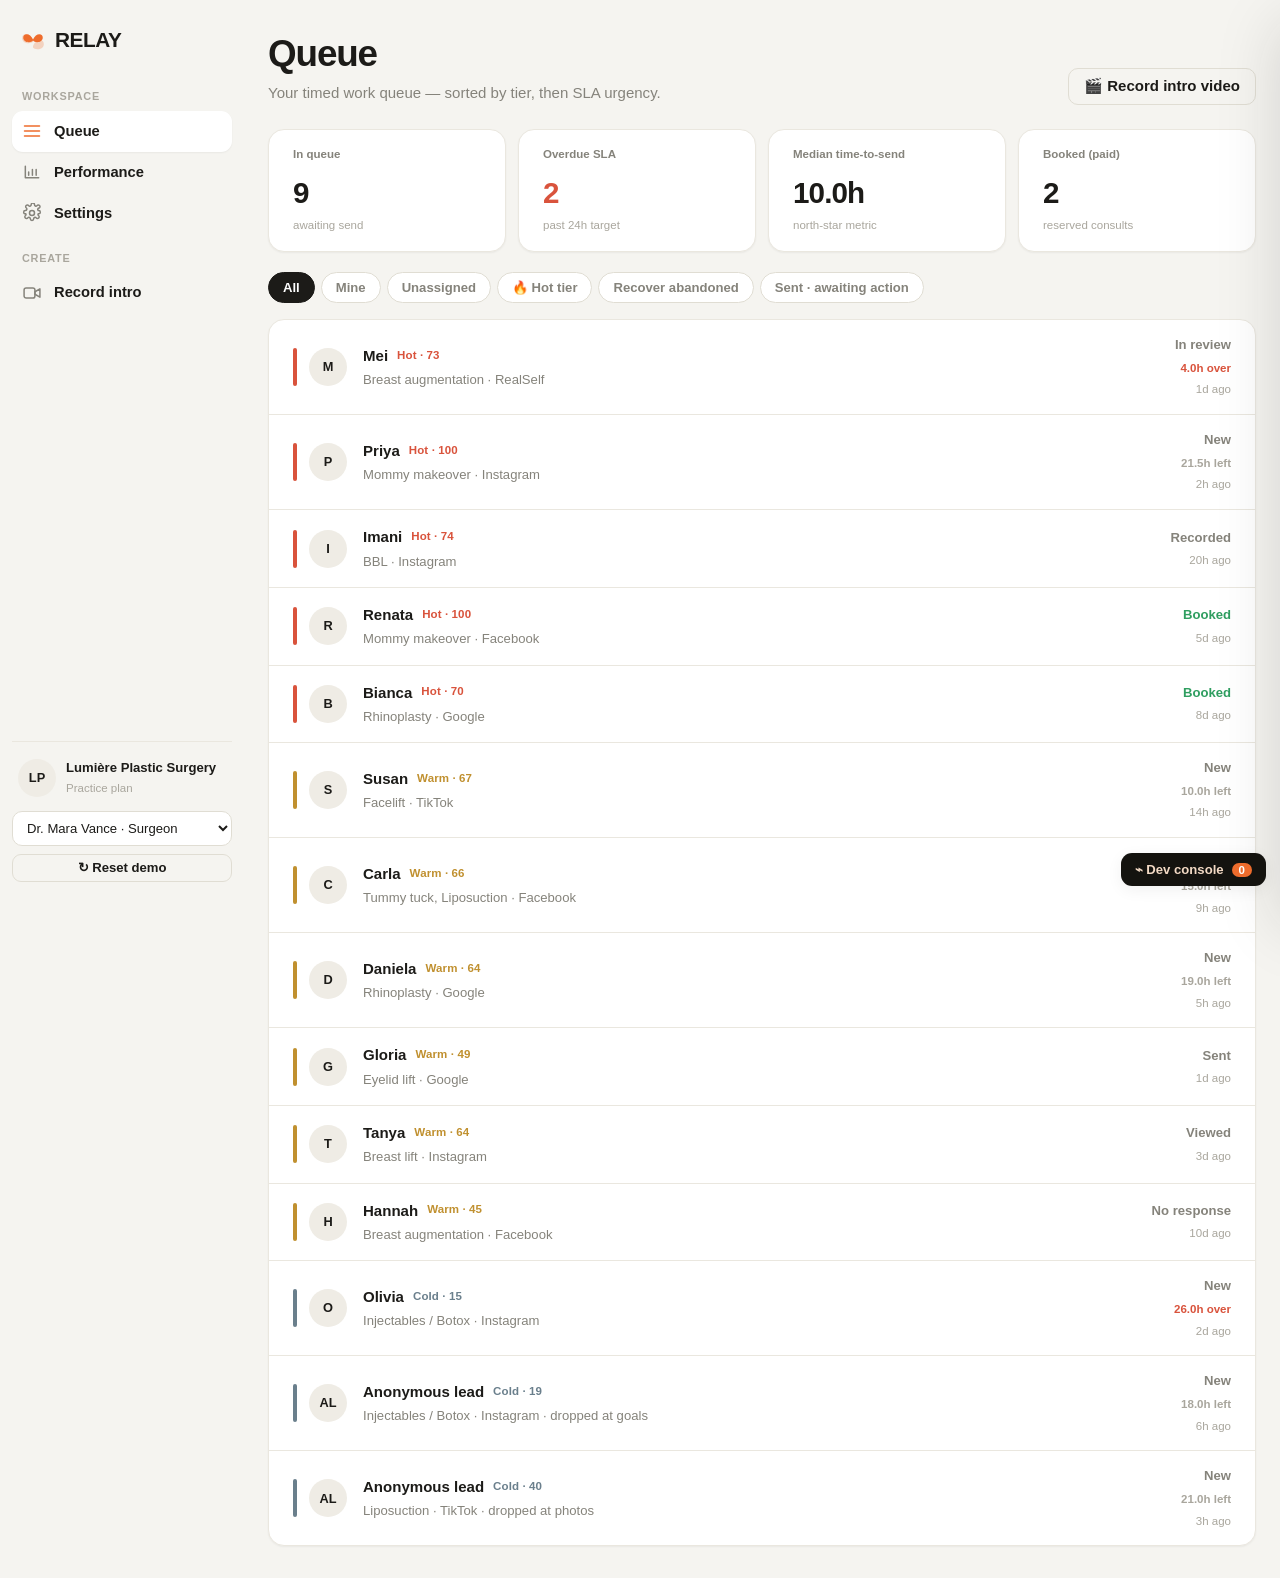
<file: index.html>
<!doctype html>
<html lang="en">
<head>
  <meta charset="utf-8">
  <meta name="viewport" content="width=device-width, initial-scale=1">
  <title>RELAY — Provider console</title>
  <link rel="stylesheet" href="css/tokens.css?v=7">
  <link rel="stylesheet" href="css/app.css?v=7">
</head>
<body>
  <div id="app"></div>

  <script src="js/util.js?v=7"></script>
  <script src="js/instrument.js?v=7"></script>
  <script src="js/devconsole.js?v=7"></script>
  <script src="js/verticals.js?v=7"></script>
  <script src="js/qualify.js?v=7"></script>
  <script src="js/attribution.js?v=7"></script>
  <script src="js/store.js?v=7"></script>
  <script src="js/seed.js?v=7"></script>
  <script src="js/brand.js?v=7"></script>
  <script src="js/scriptgen.js?v=7"></script>
  <script src="js/surfaces/queue.js?v=7"></script>
  <script src="js/surfaces/studio.js?v=7"></script>
  <script src="js/surfaces/performance.js?v=7"></script>
  <script src="js/surfaces/settings.js?v=7"></script>
  <script src="js/app.js?v=7"></script>
  <script>
    RELAY.devconsole.mount();
    RELAY.app.init(document.getElementById('app'));
  </script>
</body>
</html>
</file>
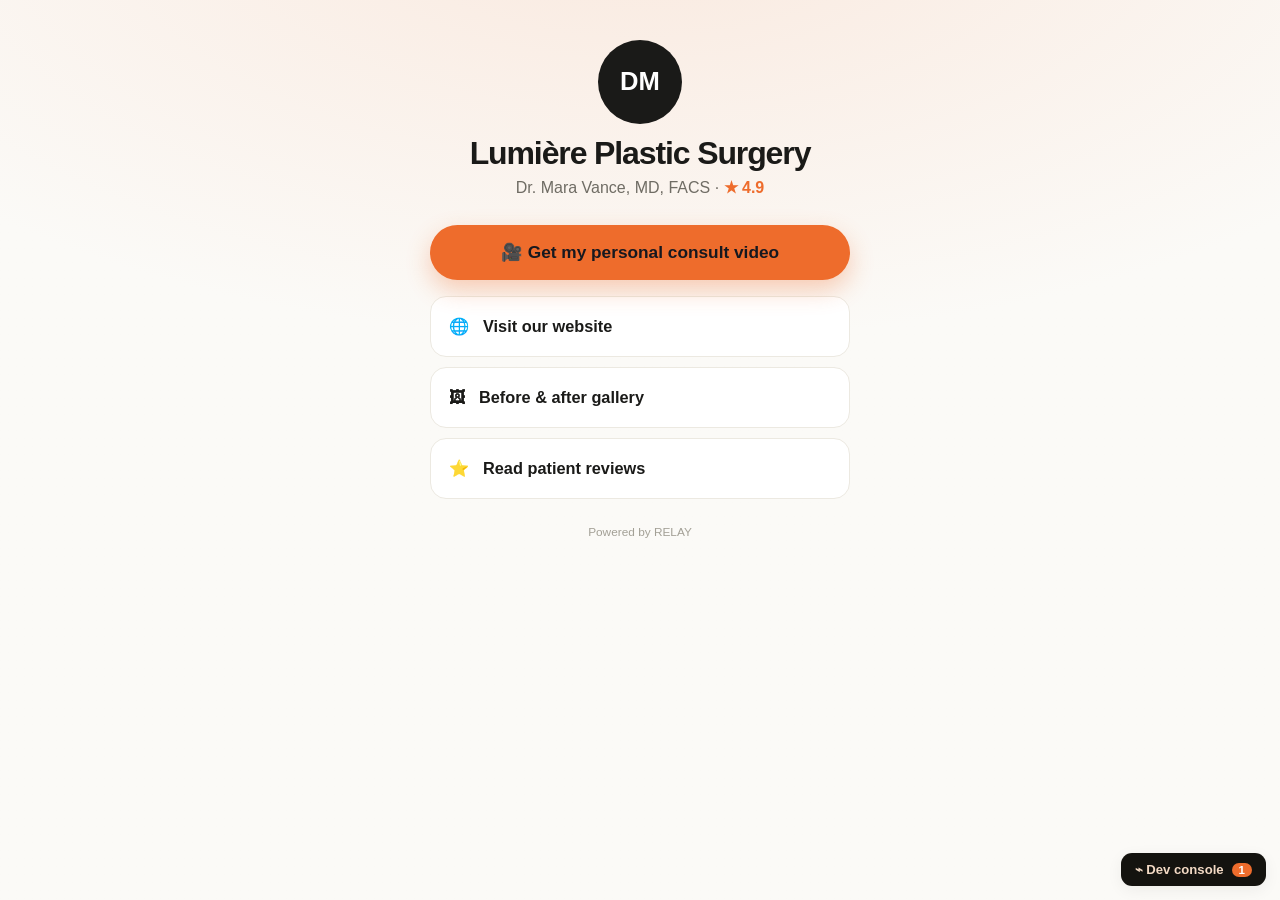
<file: bio.html>
<!doctype html>
<html lang="en">
<head>
  <meta charset="utf-8">
  <meta name="viewport" content="width=device-width, initial-scale=1, viewport-fit=cover">
  <title>Link in bio</title>
  <link rel="stylesheet" href="css/tokens.css?v=7">
  <link rel="stylesheet" href="css/funnel.css?v=7">
</head>
<body>
  <div class="on-brand" style="min-height:100vh;padding:40px 16px">
    <div id="bio" style="max-width:420px;margin:0 auto"></div>
  </div>

  <script src="js/util.js?v=7"></script>
  <script src="js/instrument.js?v=7"></script>
  <script src="js/devconsole.js?v=7"></script>
  <script src="js/verticals.js?v=7"></script>
  <script src="js/qualify.js?v=7"></script>
  <script src="js/attribution.js?v=7"></script>
  <script src="js/store.js?v=7"></script>
  <script src="js/seed.js?v=7"></script>
  <script src="js/brand.js?v=7"></script>
  <script>
    var R = RELAY, U = R.util, esc = U.esc;
    R.store.seed();
    var cfg = R.store.config();
    R.brand.applyBrand(cfg.brand);
    var source = R.attribution.parseSource();

    function tap(label, target) {
      R.instrument.track('widget_tap', { widget: 'link-in-bio', headline: label });
    }

    var p = cfg.provider, b = cfg.brand;
    var primaryLink = { label: '🎥 Get my personal consult video', target: 'flow.html?from=link-in-bio' };
    var links = (cfg.links || []);

    document.getElementById('bio').innerHTML =
      '<div style="text-align:center;margin-bottom:24px">' +
        '<div class="avatar avatar--lg" style="margin:0 auto 12px;width:84px;height:84px;font-size:1.6rem;background:var(--brand-primary);color:var(--brand-primary-ink)">' + esc(U.initials(p.name)) + '</div>' +
        '<h1 style="margin:0" class="display">' + esc(b.name) + '</h1>' +
        '<p class="dim" style="margin:4px 0 0">' + esc(p.name) + ', ' + esc(p.credential) + ' · <span class="stars">★ ' + esc(p.rating) + '</span></p>' +
      '</div>' +
      '<a class="btn btn--primary btn--lg btn--block" href="' + esc(primaryLink.target) + '" data-primary style="margin-bottom:16px">' + esc(primaryLink.label) + '</a>' +
      '<div class="linklist">' + links.map(function (l) {
        return '<a href="' + esc(l.url) + '" target="_blank" rel="noopener" data-link="' + esc(l.id) + '"><span>' + esc(l.icon || '🔗') + '</span> ' + esc(l.label) + '</a>';
      }).join('') + '</div>' +
      '<p class="muted center" style="font-size:.74rem;margin-top:24px">Powered by RELAY</p>';

    document.getElementById('bio').addEventListener('click', function (e) {
      var pr = e.target.closest('[data-primary]'); var lk = e.target.closest('[data-link]');
      if (pr) tap(primaryLink.label);
      if (lk) R.instrument.track('widget_tap', { widget: 'link-in-bio', headline: lk.getAttribute('data-link') });
    });

    R.devconsole.mount();
    R.instrument.track('widget_view', { widget: 'link-in-bio' });
  </script>
</body>
</html>
</file>
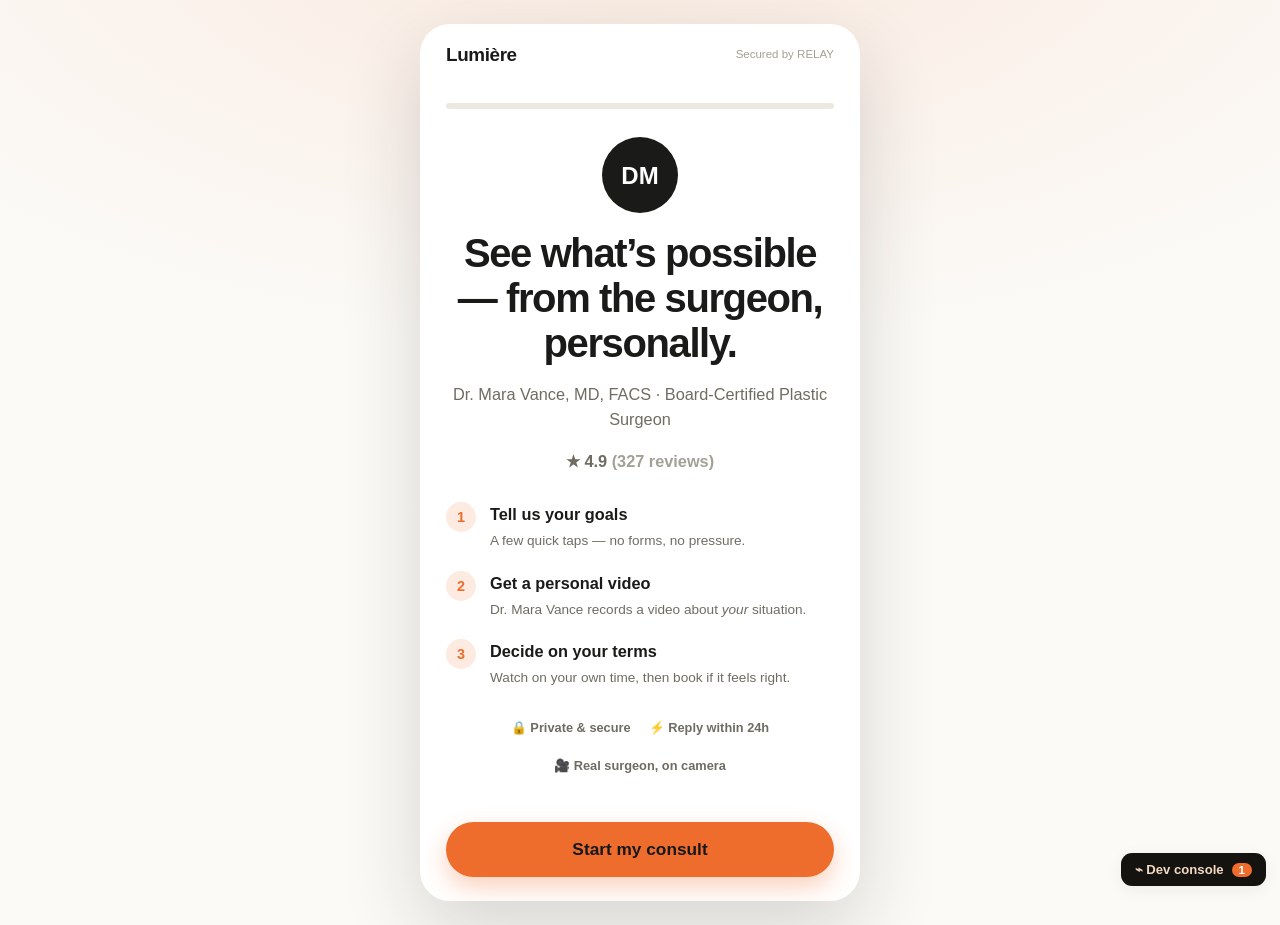
<file: flow.html>
<!doctype html>
<html lang="en">
<head>
  <meta charset="utf-8">
  <meta name="viewport" content="width=device-width, initial-scale=1, maximum-scale=1, viewport-fit=cover">
  <title>Your consult</title>
  <link rel="stylesheet" href="css/tokens.css?v=7">
  <link rel="stylesheet" href="css/funnel.css?v=7">
</head>
<body>
  <div class="on-brand phone-stage">
    <div class="phone" id="phone">
      <div class="brandbar" data-brandbar></div>
      <div class="phone__top"><div class="phone__progress"><i></i></div></div>
      <div class="phone__body"></div>
      <div class="phone__foot"></div>
    </div>
  </div>

  <script src="js/util.js?v=7"></script>
  <script src="js/instrument.js?v=7"></script>
  <script src="js/devconsole.js?v=7"></script>
  <script src="js/verticals.js?v=7"></script>
  <script src="js/qualify.js?v=7"></script>
  <script src="js/attribution.js?v=7"></script>
  <script src="js/store.js?v=7"></script>
  <script src="js/seed.js?v=7"></script>
  <script src="js/brand.js?v=7"></script>
  <script src="js/scriptgen.js?v=7"></script>
  <script src="js/photoguide.js?v=7"></script>
  <script src="js/flow.js?v=7"></script>
  <script>
    RELAY.devconsole.mount();
    RELAY.flow.init(document.getElementById('phone'));
  </script>
</body>
</html>
</file>
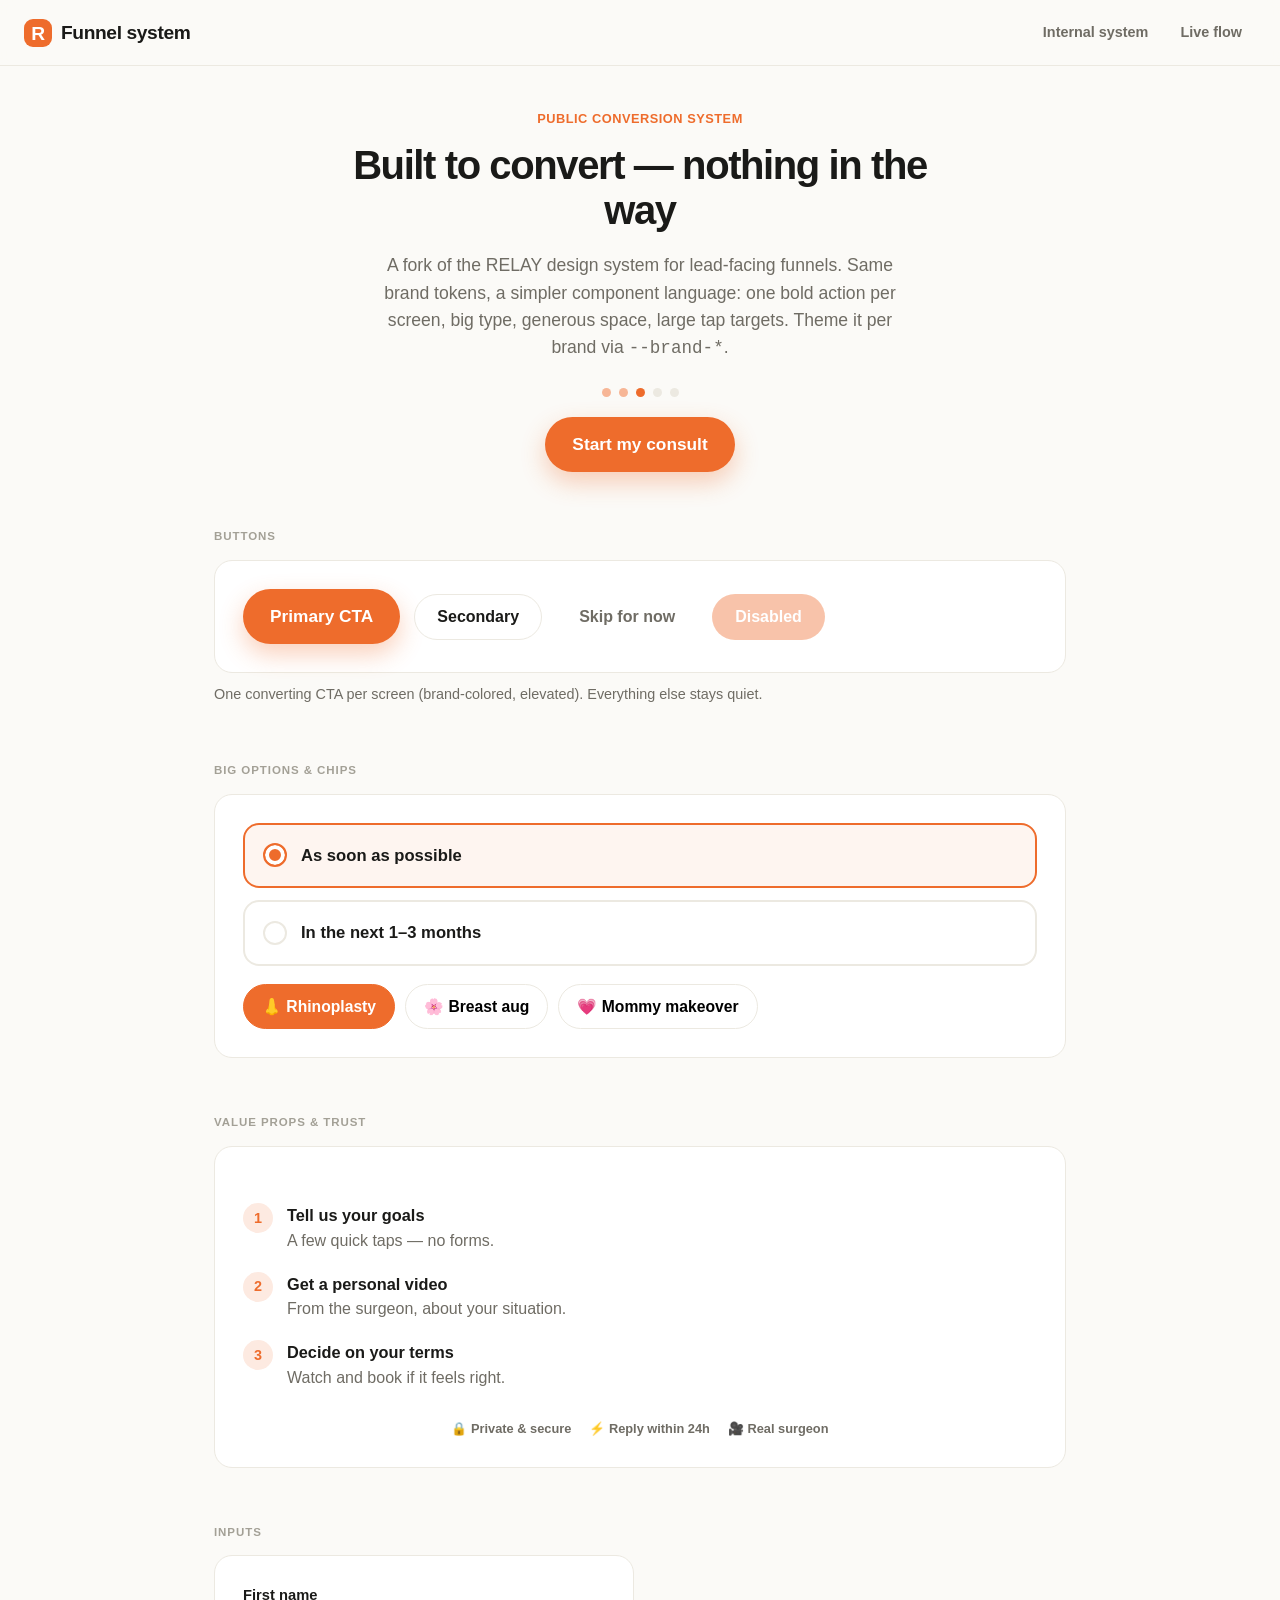
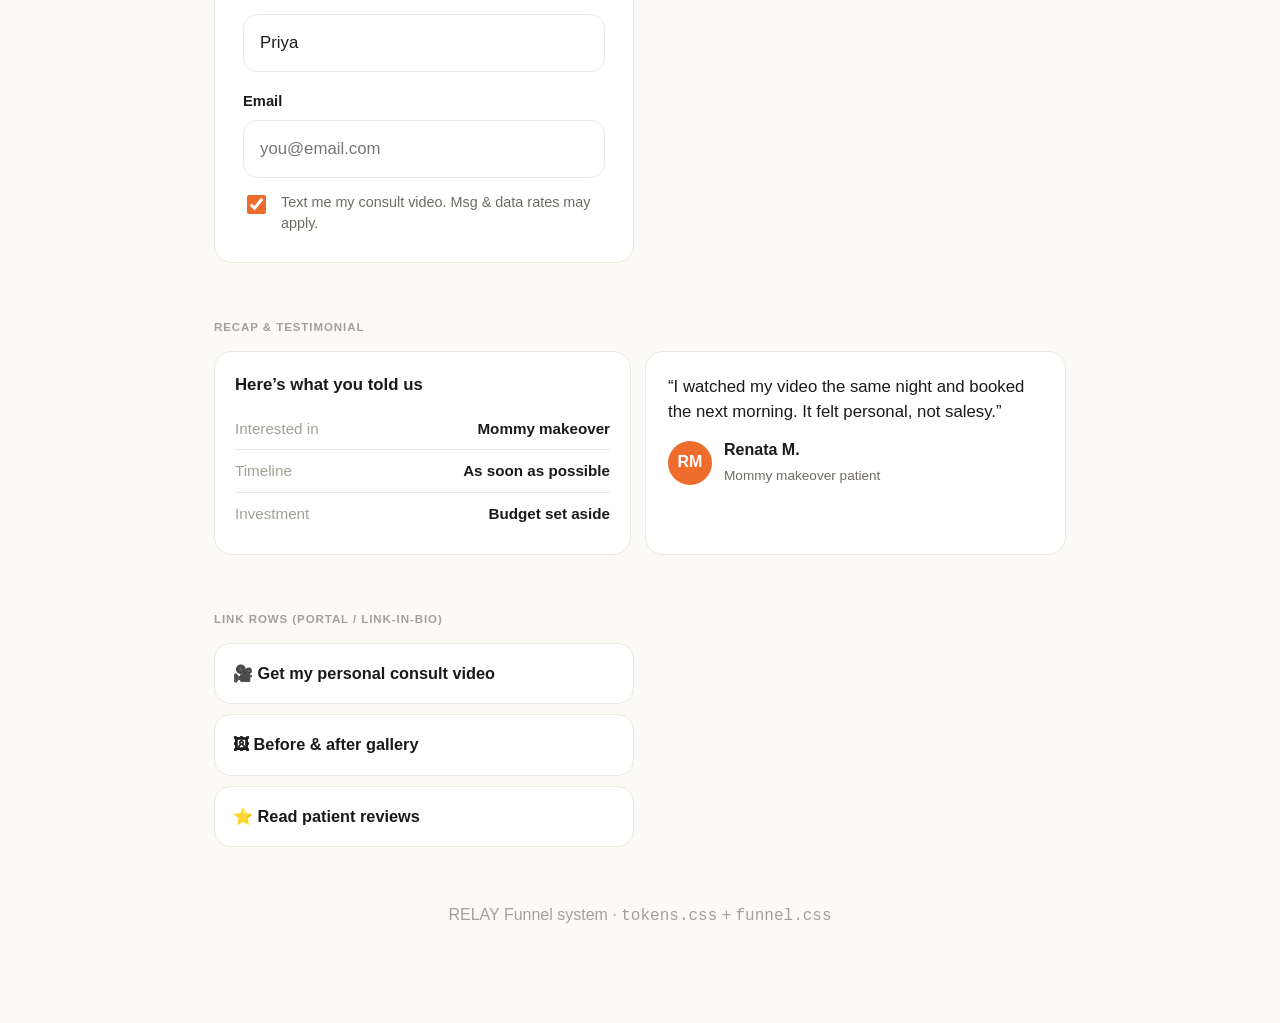
<file: funnel-styleguide.html>
<!doctype html>
<html lang="en">
<head>
  <meta charset="utf-8">
  <meta name="viewport" content="width=device-width, initial-scale=1">
  <title>RELAY — Funnel Design System</title>
  <link rel="stylesheet" href="css/tokens.css?v=7">
  <link rel="stylesheet" href="css/funnel.css?v=7">
</head>
<body>
  <header class="appbar">
    <span class="appbar__brand"><span class="appbar__logo">R</span> Funnel system</span>
    <nav><a href="styleguide.html">Internal system</a><a href="flow.html">Live flow</a></nav>
  </header>

  <div class="sg-wrap">
    <div class="f-hero" style="margin-bottom:56px">
      <span class="f-eyebrow">Public conversion system</span>
      <h1 class="display">Built to convert — nothing in the way</h1>
      <p>A fork of the RELAY design system for lead-facing funnels. Same brand tokens, a simpler component language: one bold action per screen, big type, generous space, large tap targets. Theme it per brand via <code>--brand-*</code>.</p>
      <div class="f-steps" style="margin-bottom:20px"><i class="is-done"></i><i class="is-done"></i><i class="is-on"></i><i></i><i></i></div>
      <button class="btn btn--primary btn--lg">Start my consult</button>
    </div>

    <section class="sg-section">
      <span class="caps">Buttons</span>
      <div class="sg-tile sg-row">
        <button class="btn btn--primary btn--lg">Primary CTA</button>
        <button class="btn">Secondary</button>
        <button class="btn btn--ghost">Skip for now</button>
        <button class="btn btn--primary" disabled>Disabled</button>
      </div>
      <p class="dim" style="font-size:.9rem;margin-top:10px">One converting CTA per screen (brand-colored, elevated). Everything else stays quiet.</p>
    </section>

    <section class="sg-section">
      <span class="caps">Big options &amp; chips</span>
      <div class="sg-tile">
        <div class="optrow is-on"><span class="optrow__radio"></span><span>As soon as possible</span></div>
        <div class="optrow"><span class="optrow__radio"></span><span>In the next 1–3 months</span></div>
        <div class="chipwrap" style="margin-top:18px">
          <button class="chip chip--on">👃 Rhinoplasty</button>
          <button class="chip">🌸 Breast aug</button>
          <button class="chip">💗 Mommy makeover</button>
        </div>
      </div>
    </section>

    <section class="sg-section">
      <span class="caps">Value props &amp; trust</span>
      <div class="sg-tile">
        <div class="howto">
          <div class="howto__step"><div class="howto__n">1</div><div><strong>Tell us your goals</strong><br><span class="dim">A few quick taps — no forms.</span></div></div>
          <div class="howto__step"><div class="howto__n">2</div><div><strong>Get a personal video</strong><br><span class="dim">From the surgeon, about your situation.</span></div></div>
          <div class="howto__step"><div class="howto__n">3</div><div><strong>Decide on your terms</strong><br><span class="dim">Watch and book if it feels right.</span></div></div>
        </div>
        <div class="trustpills" style="margin-top:8px"><span class="pill">🔒 Private &amp; secure</span><span class="pill">⚡ Reply within 24h</span><span class="pill">🎥 Real surgeon</span></div>
      </div>
    </section>

    <section class="sg-section">
      <span class="caps">Inputs</span>
      <div class="sg-tile" style="max-width:420px">
        <label class="field"><span>First name</span><input type="text" placeholder="Your first name" value="Priya"></label>
        <label class="field" style="margin:0"><span>Email</span><input type="email" placeholder="you@email.com"></label>
        <label class="check" style="margin-top:14px"><input type="checkbox" checked> <span>Text me my consult video. Msg &amp; data rates may apply.</span></label>
      </div>
    </section>

    <section class="sg-section">
      <span class="caps">Recap &amp; testimonial</span>
      <div class="sg-row" style="align-items:stretch">
        <div class="recap" style="flex:1;min-width:260px">
          <h4>Here’s what you told us</h4>
          <div class="recap__row"><span class="muted">Interested in</span><strong>Mommy makeover</strong></div>
          <div class="recap__row"><span class="muted">Timeline</span><strong>As soon as possible</strong></div>
          <div class="recap__row"><span class="muted">Investment</span><strong>Budget set aside</strong></div>
        </div>
        <div class="f-testimonial" style="flex:1;min-width:260px">
          <p>“I watched my video the same night and booked the next morning. It felt personal, not salesy.”</p>
          <div class="row"><span class="avatar">RM</span><div><strong>Renata M.</strong><br><span class="dim" style="font-size:.85rem">Mommy makeover patient</span></div></div>
        </div>
      </div>
    </section>

    <section class="sg-section">
      <span class="caps">Link rows (portal / link-in-bio)</span>
      <div class="linklist" style="max-width:420px">
        <a href="#">🎥 Get my personal consult video</a>
        <a href="#">🖼 Before &amp; after gallery</a>
        <a href="#">⭐ Read patient reviews</a>
      </div>
    </section>

    <p class="muted center" style="margin-top:40px">RELAY Funnel system · <code>tokens.css</code> + <code>funnel.css</code></p>
  </div>
</body>
</html>
</file>
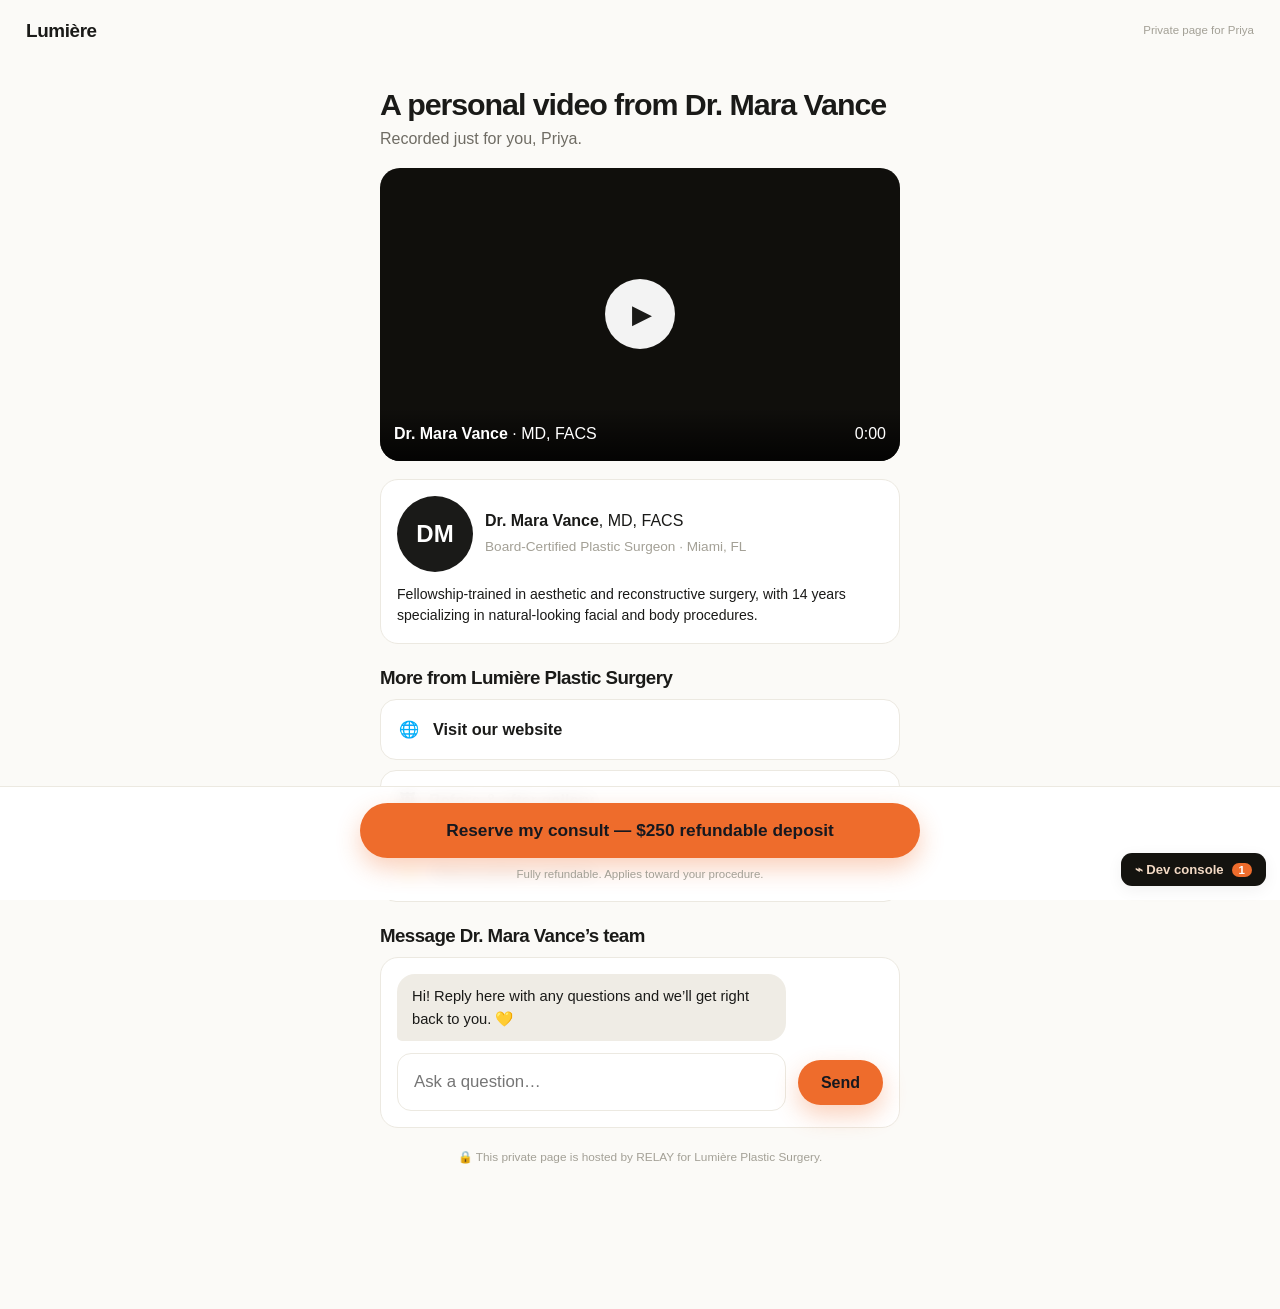
<file: portal.html>
<!doctype html>
<html lang="en">
<head>
  <meta charset="utf-8">
  <meta name="viewport" content="width=device-width, initial-scale=1, viewport-fit=cover">
  <title>Your personal video</title>
  <link rel="stylesheet" href="css/tokens.css?v=7">
  <link rel="stylesheet" href="css/funnel.css?v=7">
</head>
<body>
  <div id="portal"></div>

  <script src="js/util.js?v=7"></script>
  <script src="js/instrument.js?v=7"></script>
  <script src="js/devconsole.js?v=7"></script>
  <script src="js/verticals.js?v=7"></script>
  <script src="js/qualify.js?v=7"></script>
  <script src="js/attribution.js?v=7"></script>
  <script src="js/store.js?v=7"></script>
  <script src="js/seed.js?v=7"></script>
  <script src="js/brand.js?v=7"></script>
  <script src="js/scriptgen.js?v=7"></script>
  <script src="js/portal.js?v=7"></script>
  <script>
    RELAY.devconsole.mount();
    RELAY.portal.init(document.getElementById('portal'));
  </script>
</body>
</html>
</file>
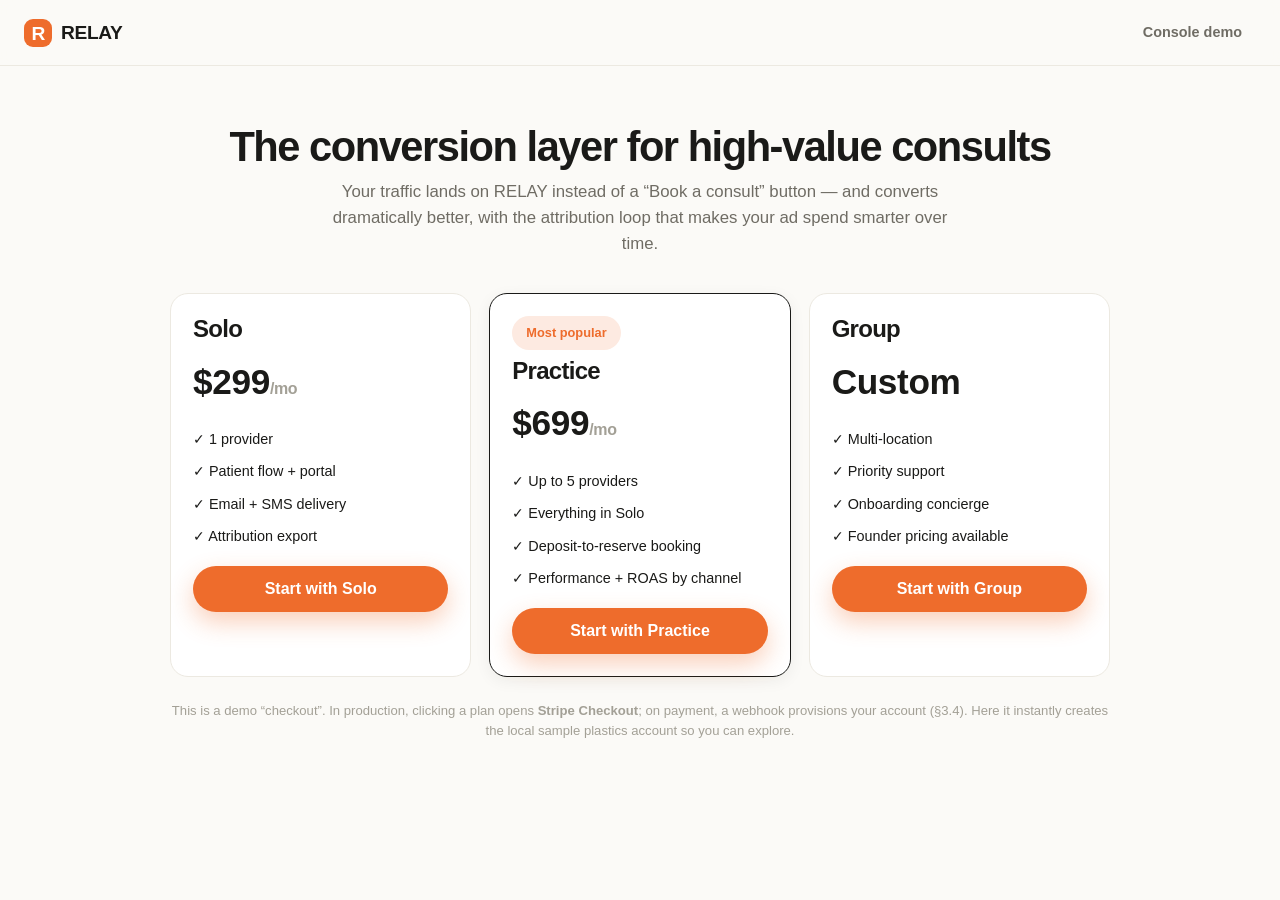
<file: pricing.html>
<!doctype html>
<html lang="en">
<head>
  <meta charset="utf-8">
  <meta name="viewport" content="width=device-width, initial-scale=1">
  <title>RELAY — Pricing</title>
  <link rel="stylesheet" href="css/tokens.css?v=7">
  <link rel="stylesheet" href="css/funnel.css?v=7">
</head>
<body>
  <header class="appbar">
    <a class="appbar__brand" href="pricing.html"><span class="appbar__logo display">R</span> RELAY</a>
    <nav><a href="index.html#/queue">Console demo</a></nav>
  </header>

  <div class="wrap" style="max-width:980px">
    <div class="center" style="margin:30px 0 36px">
      <h1 class="display" style="font-size:2.6rem;margin-bottom:8px">The conversion layer for high-value consults</h1>
      <p class="dim" style="max-width:620px;margin:0 auto;font-size:1.05rem">Your traffic lands on RELAY instead of a “Book a consult” button — and converts dramatically better, with the attribution loop that makes your ad spend smarter over time.</p>
    </div>

    <div style="display:grid;grid-template-columns:repeat(auto-fit,minmax(240px,1fr));gap:18px" id="plans"></div>

    <p class="center muted" style="font-size:.82rem;margin-top:24px">
      This is a demo “checkout”. In production, clicking a plan opens <strong>Stripe Checkout</strong>; on payment, a webhook provisions your account (§3.4).
      Here it instantly creates the local sample plastics account so you can explore.
    </p>
  </div>

  <script src="js/util.js?v=7"></script>
  <script src="js/instrument.js?v=7"></script>
  <script src="js/verticals.js?v=7"></script>
  <script src="js/qualify.js?v=7"></script>
  <script src="js/attribution.js?v=7"></script>
  <script src="js/store.js?v=7"></script>
  <script src="js/seed.js?v=7"></script>
  <script>
    var esc = RELAY.util.esc;
    var PLANS = [
      { name: 'Solo', price: '$299', per: '/mo', feats: ['1 provider', 'Patient flow + portal', 'Email + SMS delivery', 'Attribution export'] },
      { name: 'Practice', price: '$699', per: '/mo', best: true, feats: ['Up to 5 providers', 'Everything in Solo', 'Deposit-to-reserve booking', 'Performance + ROAS by channel'] },
      { name: 'Group', price: 'Custom', per: '', feats: ['Multi-location', 'Priority support', 'Onboarding concierge', 'Founder pricing available'] }
    ];
    document.getElementById('plans').innerHTML = PLANS.map(function (p) {
      return '<div class="card"' + (p.best ? ' style="border-color:var(--relay-accent);box-shadow:var(--shadow-md)"' : '') + '>' +
        (p.best ? '<span class="pill pill--accent" style="margin-bottom:8px">Most popular</span>' : '') +
        '<h2>' + esc(p.name) + '</h2>' +
        '<div class="num" style="font-size:2.2rem;font-weight:650">' + esc(p.price) + '<span class="muted" style="font-size:1rem">' + esc(p.per) + '</span></div>' +
        '<ul style="list-style:none;padding:0;margin:14px 0;font-size:.9rem">' + p.feats.map(function (f) { return '<li style="padding:5px 0">✓ ' + esc(f) + '</li>'; }).join('') + '</ul>' +
        '<button class="btn ' + (p.best ? 'btn--accent' : 'btn--primary') + ' btn--block" data-plan="' + esc(p.name) + '">Start with ' + esc(p.name) + '</button>' +
      '</div>';
    }).join('');

    document.getElementById('plans').addEventListener('click', function (e) {
      var b = e.target.closest('[data-plan]'); if (!b) return;
      /* fake provisioning: seed the local account, then go to onboarding */
      RELAY.store.seed();
      RELAY.store.saveConfig({ account: { plan: b.getAttribute('data-plan'), status: 'active' } });
      window.location.href = 'index.html#/settings';
    });
  </script>
</body>
</html>
</file>
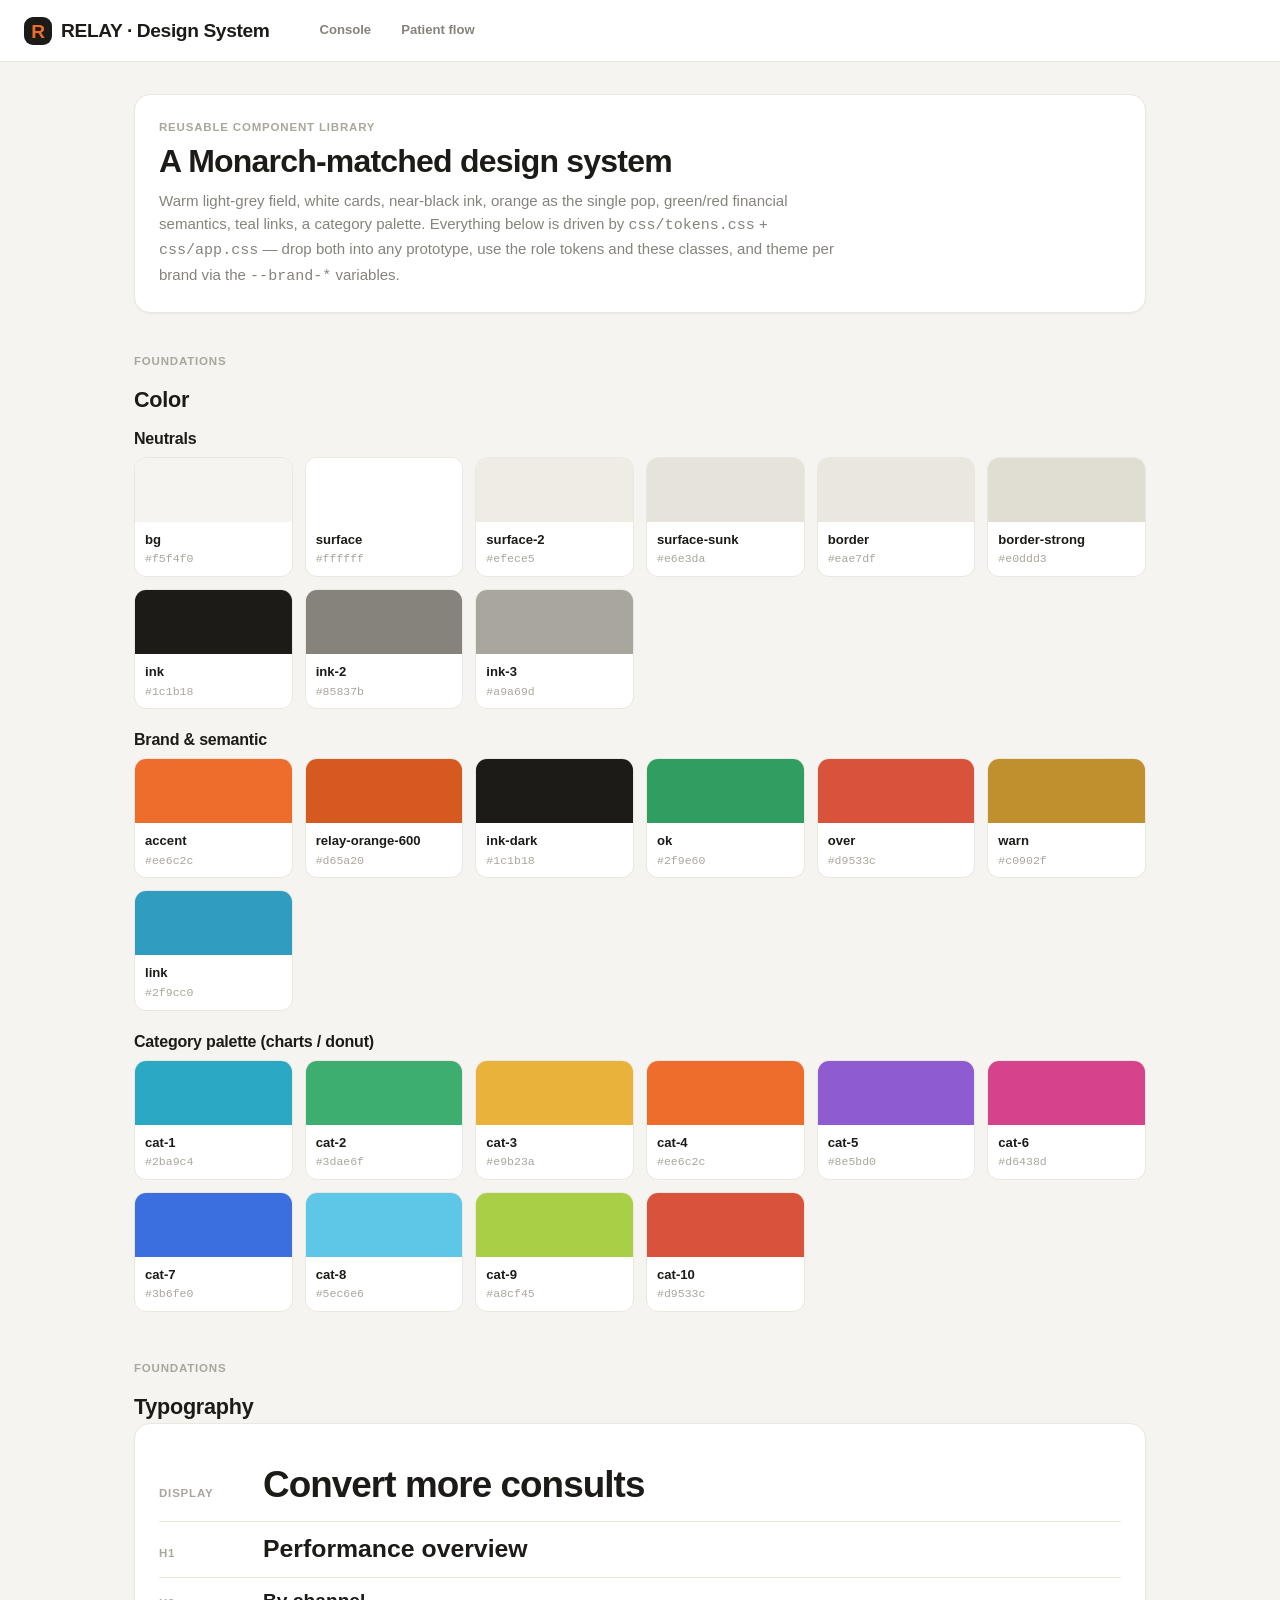
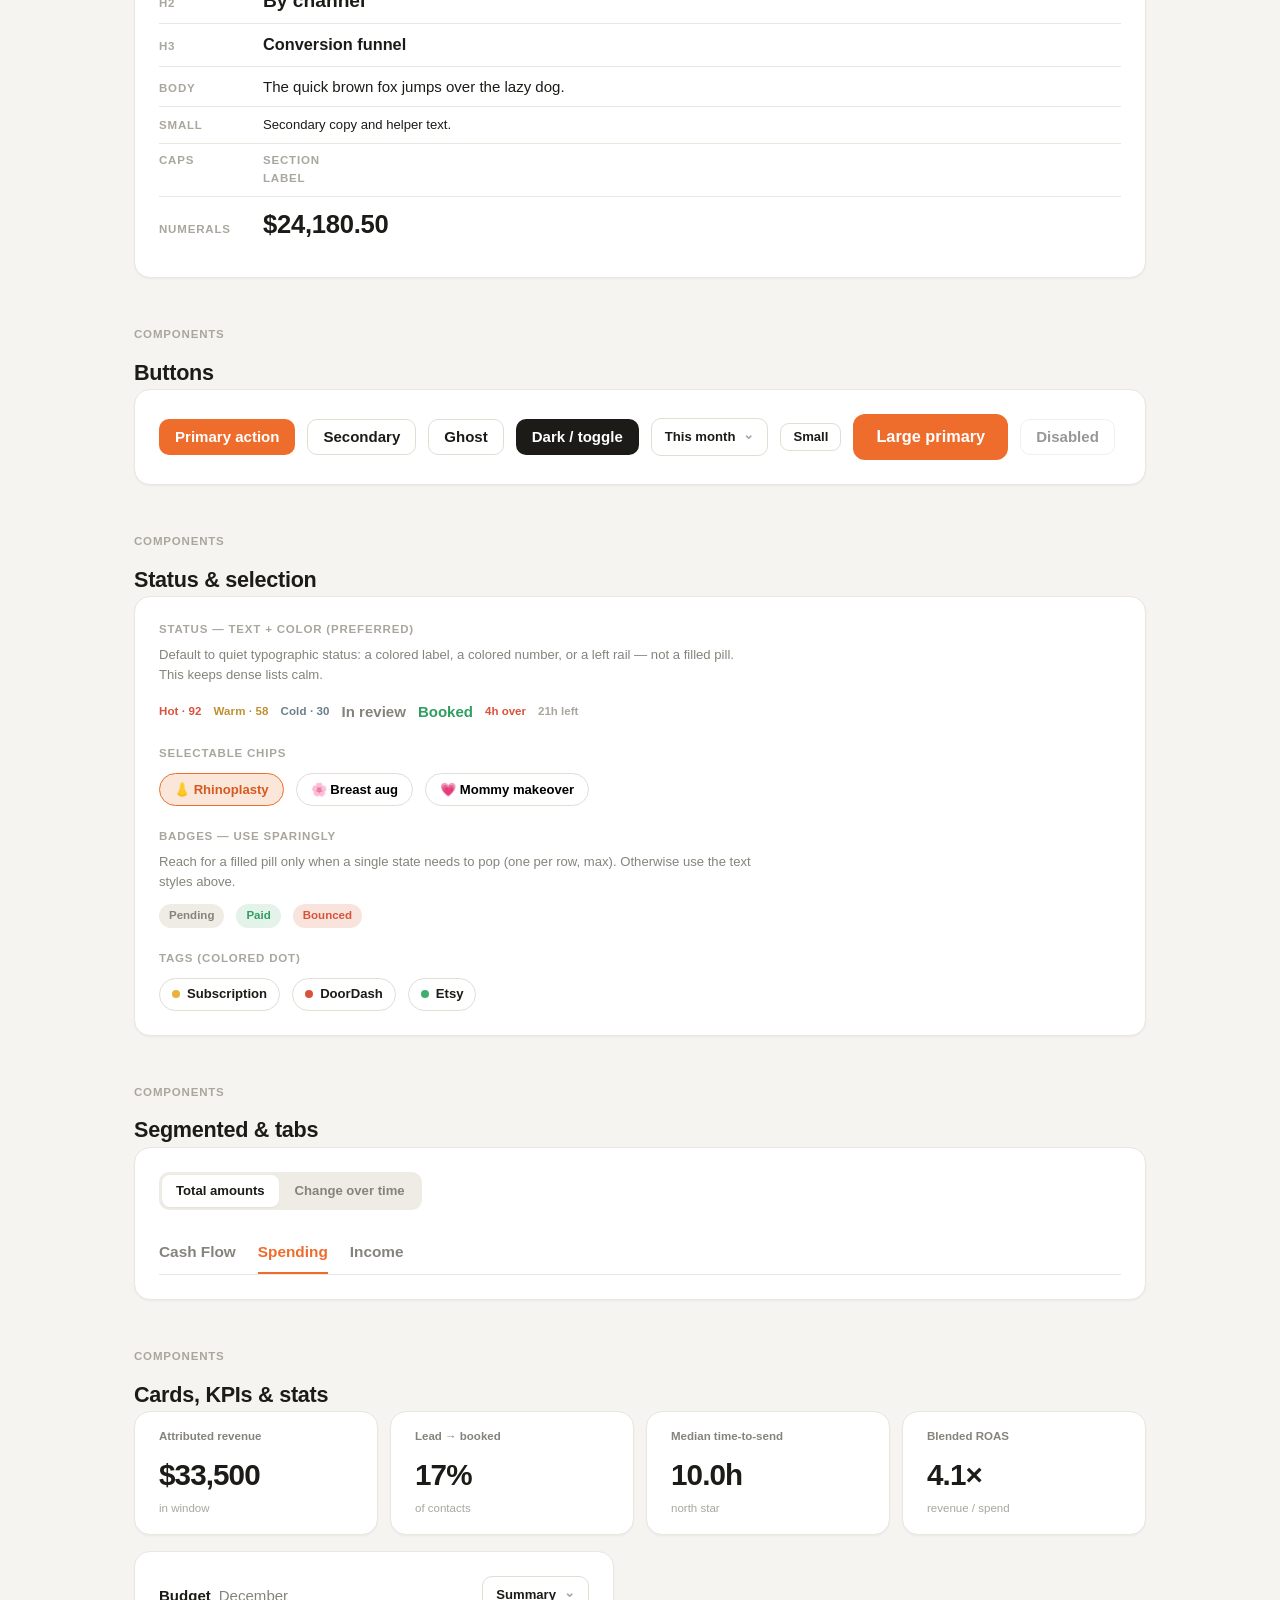
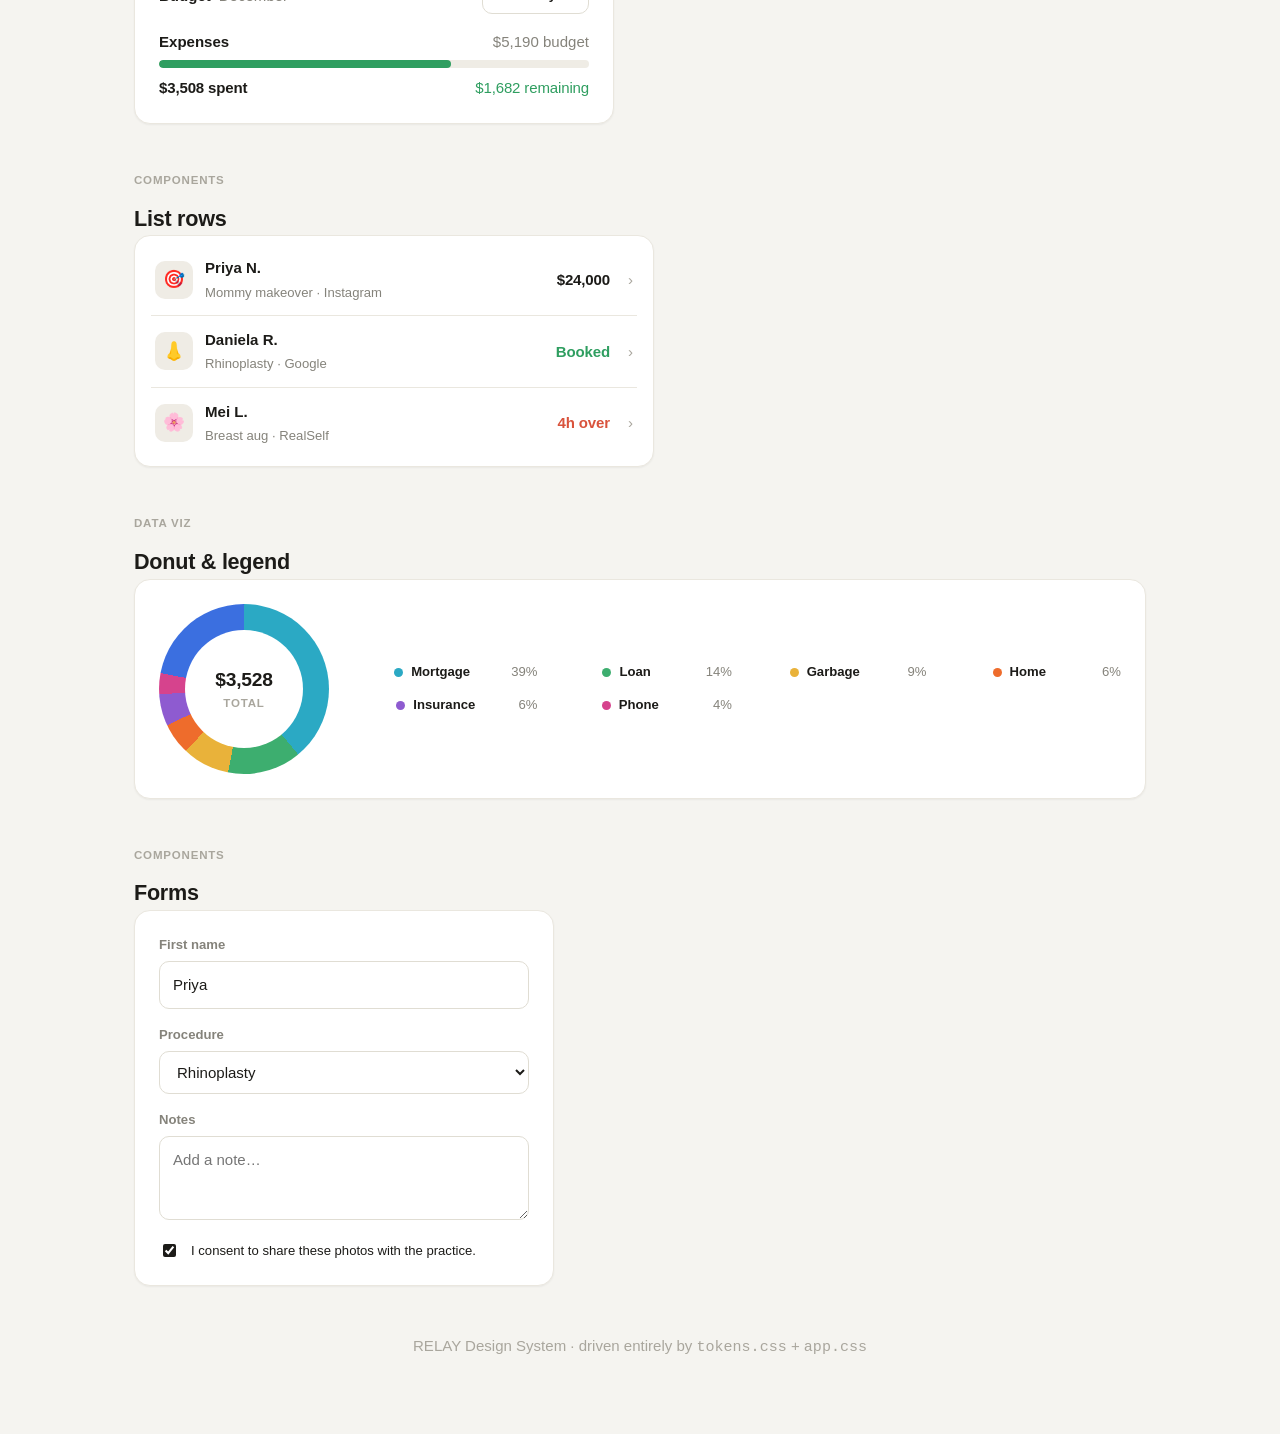
<file: styleguide.html>
<!doctype html>
<html lang="en">
<head>
  <meta charset="utf-8">
  <meta name="viewport" content="width=device-width, initial-scale=1">
  <title>RELAY — Design System</title>
  <link rel="stylesheet" href="css/tokens.css?v=7">
  <link rel="stylesheet" href="css/app.css?v=7">
</head>
<body>
  <header class="appbar">
    <span class="appbar__brand"><span class="appbar__logo display">R</span> RELAY · Design System</span>
    <nav><a href="index.html#/queue">Console</a><a href="flow.html">Patient flow</a></nav>
  </header>

  <div class="sg-wrap">
    <div class="sg-tile" style="margin-bottom:40px">
      <div class="caps">Reusable component library</div>
      <h1 class="display" style="font-size:2rem;margin:6px 0 8px">A Monarch-matched design system</h1>
      <p class="dim" style="margin:0;max-width:680px">Warm light-grey field, white cards, near-black ink, orange as the single pop, green/red financial semantics, teal links, a category palette. Everything below is driven by <code>css/tokens.css</code> + <code>css/app.css</code> — drop both into any prototype, use the role tokens and these classes, and theme per brand via the <code>--brand-*</code> variables.</p>
    </div>

    <!-- COLORS -->
    <section class="sg-section">
      <span class="caps">Foundations</span><h2>Color</h2>
      <h3 style="margin:18px 0 8px;font-size:1rem">Neutrals</h3>
      <div class="sg-grid" data-swatches="--color-bg,--color-surface,--color-surface-2,--color-surface-sunk,--color-border,--color-border-strong,--color-ink,--color-ink-2,--color-ink-3"></div>
      <h3 style="margin:22px 0 8px;font-size:1rem">Brand &amp; semantic</h3>
      <div class="sg-grid" data-swatches="--color-accent,--relay-orange-600,--color-ink-dark,--color-ok,--color-over,--color-warn,--color-link"></div>
      <h3 style="margin:22px 0 8px;font-size:1rem">Category palette (charts / donut)</h3>
      <div class="sg-grid" data-swatches="--cat-1,--cat-2,--cat-3,--cat-4,--cat-5,--cat-6,--cat-7,--cat-8,--cat-9,--cat-10"></div>
    </section>

    <!-- TYPE -->
    <section class="sg-section">
      <span class="caps">Foundations</span><h2>Typography</h2>
      <div class="sg-tile">
        <div class="sg-type-row"><span class="caps">Display</span><span class="display" style="font-size:var(--fs-display)">Convert more consults</span></div>
        <div class="sg-type-row"><span class="caps">H1</span><span style="font-size:var(--fs-h1);font-weight:700">Performance overview</span></div>
        <div class="sg-type-row"><span class="caps">H2</span><span style="font-size:var(--fs-h2);font-weight:700">By channel</span></div>
        <div class="sg-type-row"><span class="caps">H3</span><span style="font-size:var(--fs-h3);font-weight:650">Conversion funnel</span></div>
        <div class="sg-type-row"><span class="caps">Body</span><span>The quick brown fox jumps over the lazy dog.</span></div>
        <div class="sg-type-row"><span class="caps">Small</span><span style="font-size:var(--fs-sm)">Secondary copy and helper text.</span></div>
        <div class="sg-type-row"><span class="caps">Caps</span><span class="caps">Section label</span></div>
        <div class="sg-type-row" style="border:none"><span class="caps">Numerals</span><span class="num" style="font-size:1.6rem;font-weight:700">$24,180.50</span></div>
      </div>
    </section>

    <!-- BUTTONS -->
    <section class="sg-section">
      <span class="caps">Components</span><h2>Buttons</h2>
      <div class="sg-tile sg-row">
        <button class="btn btn--primary">Primary action</button>
        <button class="btn">Secondary</button>
        <button class="btn btn--ghost">Ghost</button>
        <button class="btn btn--dark">Dark / toggle</button>
        <span class="select-btn">This month</span>
        <button class="btn btn--sm">Small</button>
        <button class="btn btn--primary btn--lg">Large primary</button>
        <button class="btn" disabled>Disabled</button>
      </div>
    </section>

    <!-- STATUS / CHIPS / TAGS -->
    <section class="sg-section">
      <span class="caps">Components</span><h2>Status &amp; selection</h2>
      <div class="sg-tile">
        <div class="caps" style="margin-bottom:6px">Status — text + color (preferred)</div>
        <p class="dim" style="margin:0 0 14px;font-size:var(--fs-sm);max-width:600px">Default to quiet typographic status: a colored label, a colored number, or a left rail — not a filled pill. This keeps dense lists calm.</p>
        <div class="sg-row" style="margin-bottom:22px">
          <span class="tier-tag tier-tag--hot">Hot · 92</span>
          <span class="tier-tag tier-tag--warm">Warm · 58</span>
          <span class="tier-tag tier-tag--cold">Cold · 30</span>
          <span class="dim" style="font-weight:600">In review</span>
          <span class="pos" style="font-weight:600">Booked</span>
          <span class="sla sla--over">4h over</span>
          <span class="sla sla--ok">21h left</span>
        </div>
        <div class="caps" style="margin-bottom:10px">Selectable chips</div>
        <div class="sg-row" style="margin-bottom:22px">
          <button class="chip chip--on">👃 Rhinoplasty</button>
          <button class="chip">🌸 Breast aug</button>
          <button class="chip">💗 Mommy makeover</button>
        </div>
        <div class="caps" style="margin-bottom:6px">Badges — use sparingly</div>
        <p class="dim" style="margin:0 0 12px;font-size:var(--fs-sm);max-width:600px">Reach for a filled pill only when a single state needs to pop (one per row, max). Otherwise use the text styles above.</p>
        <div class="sg-row" style="margin-bottom:22px">
          <span class="pill">Pending</span>
          <span class="pill pill--ok">Paid</span>
          <span class="pill pill--over">Bounced</span>
        </div>
        <div class="caps" style="margin-bottom:10px">Tags (colored dot)</div>
        <div class="sg-row">
          <span class="tag"><span class="dot" style="background:var(--cat-3)"></span>Subscription</span>
          <span class="tag"><span class="dot" style="background:var(--cat-10)"></span>DoorDash</span>
          <span class="tag"><span class="dot" style="background:var(--cat-2)"></span>Etsy</span>
        </div>
      </div>
    </section>

    <!-- SEGMENTED + TABS -->
    <section class="sg-section">
      <span class="caps">Components</span><h2>Segmented &amp; tabs</h2>
      <div class="sg-tile">
        <div class="seg" style="margin-bottom:22px">
          <button class="is-active">Total amounts</button><button>Change over time</button>
        </div>
        <div class="tabs">
          <button class="tab">Cash Flow</button><button class="tab is-active">Spending</button><button class="tab">Income</button>
        </div>
      </div>
    </section>

    <!-- CARDS / KPI / STAT -->
    <section class="sg-section">
      <span class="caps">Components</span><h2>Cards, KPIs &amp; stats</h2>
      <div class="kpis" style="margin-bottom:16px">
        <div class="kpi"><div class="kpi__label">Attributed revenue</div><div class="kpi__value">$33,500</div><div class="kpi__sub">in window</div></div>
        <div class="kpi"><div class="kpi__label">Lead → booked</div><div class="kpi__value">17%</div><div class="kpi__sub">of contacts</div></div>
        <div class="kpi"><div class="kpi__label">Median time-to-send</div><div class="kpi__value">10.0h</div><div class="kpi__sub">north star</div></div>
        <div class="kpi"><div class="kpi__label">Blended ROAS</div><div class="kpi__value">4.1×</div><div class="kpi__sub">revenue / spend</div></div>
      </div>
      <div class="card" style="max-width:480px">
        <div class="row spread"><div class="card__title" style="margin:0">Budget <span class="dim" style="font-weight:400">December</span></div><span class="select-btn">Summary</span></div>
        <div class="row spread" style="margin:16px 0 6px"><strong>Expenses</strong><span class="dim">$5,190 budget</span></div>
        <div class="progress"><i style="width:68%"></i></div>
        <div class="row spread" style="margin-top:8px"><strong class="num">$3,508 spent</strong><span class="num pos">$1,682 remaining</span></div>
      </div>
    </section>

    <!-- LIST ROWS -->
    <section class="sg-section">
      <span class="caps">Components</span><h2>List rows</h2>
      <div class="card" style="max-width:520px;padding:8px 16px">
        <div class="lrow"><span class="lrow__icon">🎯</span><div class="lrow__main"><strong>Priya N.</strong><span>Mommy makeover · Instagram</span></div><div class="lrow__amt num">$24,000</div><span class="lrow__chev">›</span></div>
        <div class="lrow"><span class="lrow__icon">👃</span><div class="lrow__main"><strong>Daniela R.</strong><span>Rhinoplasty · Google</span></div><div class="lrow__amt num pos">Booked</div><span class="lrow__chev">›</span></div>
        <div class="lrow"><span class="lrow__icon">🌸</span><div class="lrow__main"><strong>Mei L.</strong><span>Breast aug · RealSelf</span></div><div class="lrow__amt num neg">4h over</div><span class="lrow__chev">›</span></div>
      </div>
    </section>

    <!-- CHARTS: donut + legend -->
    <section class="sg-section">
      <span class="caps">Data viz</span><h2>Donut &amp; legend</h2>
      <div class="card" style="display:flex;gap:32px;align-items:center;flex-wrap:wrap">
        <div data-donut style="width:170px;height:170px;border-radius:50%;flex:none;position:relative">
          <div style="position:absolute;inset:26px;background:var(--color-surface);border-radius:50%;display:grid;place-items:center;text-align:center">
            <div><div class="num" style="font-weight:700;font-size:1.2rem">$3,528</div><div class="caps">Total</div></div>
          </div>
        </div>
        <div class="legend" style="flex:1;min-width:240px">
          <div class="legend__item"><span class="dot" style="background:var(--cat-1)"></span><b>Mortgage</b><span>39%</span></div>
          <div class="legend__item"><span class="dot" style="background:var(--cat-2)"></span><b>Loan</b><span>14%</span></div>
          <div class="legend__item"><span class="dot" style="background:var(--cat-3)"></span><b>Garbage</b><span>9%</span></div>
          <div class="legend__item"><span class="dot" style="background:var(--cat-4)"></span><b>Home</b><span>6%</span></div>
          <div class="legend__item"><span class="dot" style="background:var(--cat-5)"></span><b>Insurance</b><span>6%</span></div>
          <div class="legend__item"><span class="dot" style="background:var(--cat-6)"></span><b>Phone</b><span>4%</span></div>
        </div>
      </div>
    </section>

    <!-- FORMS -->
    <section class="sg-section">
      <span class="caps">Components</span><h2>Forms</h2>
      <div class="sg-tile" style="max-width:420px">
        <label class="field"><span>First name</span><input type="text" placeholder="Your first name" value="Priya"></label>
        <label class="field"><span>Procedure</span><select><option>Rhinoplasty</option><option>Breast augmentation</option></select></label>
        <label class="field" style="margin:0"><span>Notes</span><textarea placeholder="Add a note…"></textarea></label>
        <label class="check" style="margin-top:14px"><input type="checkbox" checked> <span>I consent to share these photos with the practice.</span></label>
      </div>
    </section>

    <p class="muted center" style="margin-top:48px">RELAY Design System · driven entirely by <code>tokens.css</code> + <code>app.css</code></p>
  </div>

  <script>
    /* color swatches read live token values so this stays in sync with tokens.css */
    var cs = getComputedStyle(document.documentElement);
    function val(v){ return cs.getPropertyValue(v).trim(); }
    document.querySelectorAll('[data-swatches]').forEach(function(host){
      host.innerHTML = host.getAttribute('data-swatches').split(',').map(function(v){
        return '<div class="sg-swatch"><div class="sg-swatch__chip" style="background:'+val(v)+'"></div>'+
          '<div class="sg-swatch__meta"><b>'+v.replace('--color-','').replace('--','')+'</b><code>'+val(v)+'</code></div></div>';
      }).join('');
    });
    /* conic donut from the category palette */
    var d = document.querySelector('[data-donut]');
    if (d) {
      var segs = [['--cat-1',39],['--cat-2',14],['--cat-3',9],['--cat-4',6],['--cat-5',6],['--cat-6',4],['--cat-7',22]];
      var acc = 0, stops = segs.map(function(s){ var a=acc, b=acc+s[1]; acc=b; return val(s[0])+' '+a+'% '+b+'%'; });
      d.style.background = 'conic-gradient('+stops.join(',')+')';
    }
  </script>
</body>
</html>
</file>
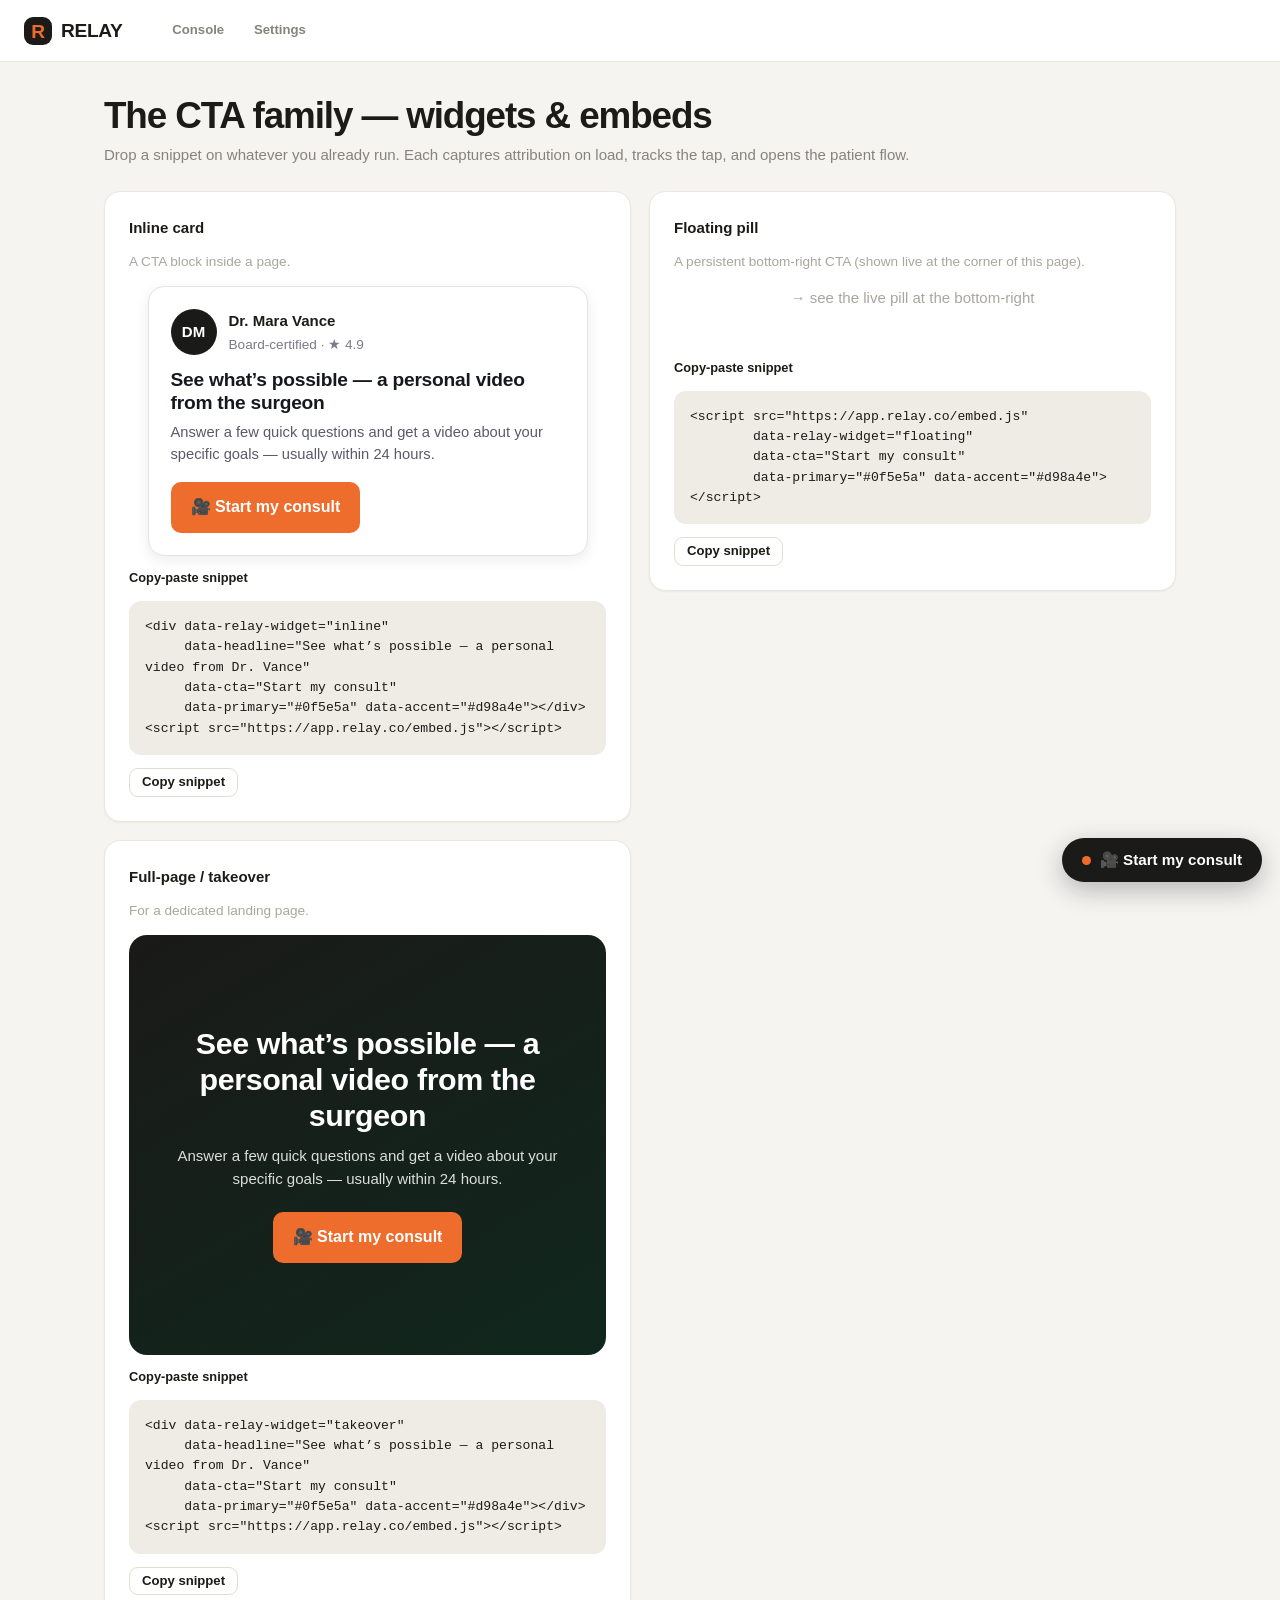
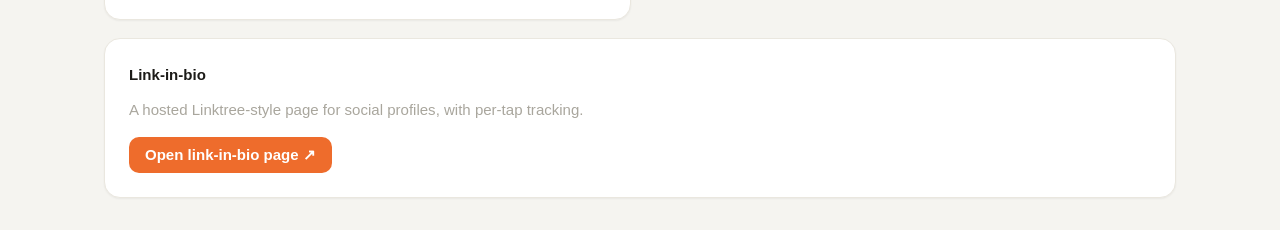
<file: widgets.html>
<!doctype html>
<html lang="en">
<head>
  <meta charset="utf-8">
  <meta name="viewport" content="width=device-width, initial-scale=1">
  <title>RELAY — Widget gallery</title>
  <link rel="stylesheet" href="css/tokens.css?v=7">
  <link rel="stylesheet" href="css/app.css?v=7">
</head>
<body>
  <header class="appbar">
    <a class="appbar__brand" href="index.html"><span class="appbar__logo display">R</span> RELAY</a>
    <nav><a href="index.html#/queue">Console</a><a href="index.html#/settings">Settings</a></nav>
  </header>

  <div class="wrap">
    <div class="page-head"><div><h1>The CTA family — widgets &amp; embeds</h1>
      <p>Drop a snippet on whatever you already run. Each captures attribution on load, tracks the tap, and opens the patient flow.</p></div></div>

    <div style="display:grid;grid-template-columns:1fr 1fr;gap:18px;align-items:start" id="grid"></div>

    <div class="card" style="margin-top:18px">
      <div class="card__title">Link-in-bio</div>
      <p class="muted" style="margin-top:0">A hosted Linktree-style page for social profiles, with per-tap tracking.</p>
      <a class="btn btn--accent" href="bio.html" target="_blank">Open link-in-bio page ↗</a>
    </div>
  </div>

  <script src="embed.js?v=7"></script>
  <script>
    var U = { esc: function (s) { return String(s).replace(/&/g,'&amp;').replace(/</g,'&lt;').replace(/>/g,'&gt;').replace(/"/g,'&quot;'); } };
    var grid = document.getElementById('grid');

    var WIDGETS = [
      { type: 'inline', title: 'Inline card', desc: 'A CTA block inside a page.' },
      { type: 'floating', title: 'Floating pill', desc: 'A persistent bottom-right CTA (shown live at the corner of this page).' },
      { type: 'takeover', title: 'Full-page / takeover', desc: 'For a dedicated landing page.' }
    ];

    function snippet(type) {
      if (type === 'floating') {
        return '<script src="https://app.relay.co/embed.js"\n        data-relay-widget="floating"\n        data-cta="Start my consult"\n        data-primary="#0f5e5a" data-accent="#d98a4e"><\/script>';
      }
      return '<div data-relay-widget="' + type + '"\n     data-headline="See what’s possible — a personal video from Dr. Vance"\n     data-cta="Start my consult"\n     data-primary="#0f5e5a" data-accent="#d98a4e"></div>\n<script src="https://app.relay.co/embed.js"><\/script>';
    }

    WIDGETS.forEach(function (w) {
      var card = document.createElement('div');
      card.className = 'card';
      card.innerHTML = '<div class="card__title">' + w.title + '</div><p class="muted" style="margin-top:0;font-size:.85rem">' + w.desc + '</p>' +
        '<div class="live" style="min-height:60px;margin:12px 0;display:flex;justify-content:center"></div>' +
        '<div class="card__title" style="font-size:.8rem;margin-top:10px">Copy-paste snippet</div>' +
        '<pre class="script">' + U.esc(snippet(w.type)) + '</pre>' +
        '<button class="btn btn--ghost btn--sm" data-copy>Copy snippet</button>';
      grid.appendChild(card);
      if (w.type !== 'floating') {
        RelayWidget.render(card.querySelector('.live'), { type: w.type, target: 'flow.html' });
      } else {
        card.querySelector('.live').innerHTML = '<span class="muted">→ see the live pill at the bottom-right</span>';
      }
      card.querySelector('[data-copy]').addEventListener('click', function () {
        navigator.clipboard && navigator.clipboard.writeText(snippet(w.type));
        this.textContent = 'Copied!'; var b = this; setTimeout(function(){ b.textContent = 'Copy snippet'; }, 1500);
      });
    });

    /* live floating pill on this page */
    RelayWidget.render(null, { type: 'floating', target: 'flow.html', cta: 'Start my consult' });
  </script>
</body>
</html>
</file>
<file: css/tokens.css>
/* ============================================================================
 * RELAY Design System — Tokens (tokens.css)
 * Matched to the Monarch app from product screenshots. This file + app.css are
 * a self-contained, dependency-free design system: drop both into any prototype,
 * use the role tokens + component classes, and theme per-brand via --brand-*.
 * See styleguide.html for the living component reference.
 *
 * Monarch reading:
 *   · ONE warm light-grey field for page + sidebar; WHITE cards float on it
 *   · near-black ink; ORANGE = primary buttons + brand pop + active accent
 *   · most buttons WHITE w/ hairline border; dark pills only for segmented toggles
 *   · GREEN = income/positive, RED = expense, TEAL = links, + a category palette
 * ========================================================================== */

:root {
  /* --- Brand source colors ----------------------------------------------- */
  --relay-ink:            #1c1b18;   /* near-black, warm */
  --relay-ink-900:        #0e0e0c;
  --relay-orange:         #ee6c2c;   /* monarch orange — primary + pop */
  --relay-orange-600:     #d65a20;
  --relay-orange-tint:    #fbe7da;
  --relay-primary:        var(--relay-orange);   /* legacy alias */

  /* --- Brand tokens (overridable per-account for white-label) ------------ */
  --brand-primary:        var(--relay-orange);
  --brand-primary-ink:    #ffffff;
  --brand-accent:         var(--relay-orange);
  --brand-accent-ink:     #ffffff;
  --brand-ink:            var(--relay-ink);       /* dark UI elements */

  /* --- Neutrals: one warm light-grey field, white cards ------------------ */
  --color-bg:             #f5f4f0;   /* page + sidebar field */
  --color-surface:        #ffffff;   /* cards */
  --color-surface-2:      #efece5;   /* fills, icon squares, segmented track */
  --color-surface-sunk:   #e6e3da;
  --color-border:         #eae7df;   /* card border / hairline dividers */
  --color-border-strong:  #e0ddd3;   /* input / button borders */
  --color-ink:            #1c1b18;
  --color-ink-2:          #85837b;   /* warm-grey secondary */
  --color-ink-3:          #a9a69d;   /* muted */
  --color-primary:        var(--brand-primary);
  --color-primary-ink:    var(--brand-primary-ink);
  --color-accent:         var(--brand-accent);
  --color-accent-ink:     var(--brand-accent-ink);
  --color-accent-tint:    var(--relay-orange-tint);
  --color-ink-dark:       var(--brand-ink);
  --color-selected:       #ffffff;   /* active nav pill (white on grey field) */

  /* --- Semantic ---------------------------------------------------------- */
  --color-ok:             #2f9e60;   /* income / positive / on-time */
  --color-ok-bg:          #e4f3ea;
  --color-warn:           #c0902f;
  --color-warn-bg:        #f6ecd5;
  --color-over:           #d9533c;   /* expense / negative */
  --color-over-bg:        #f8e4dd;
  --color-link:           #2f9cc0;   /* teal links + secondary numbers */

  /* --- Qualification tiers ----------------------------------------------- */
  --tier-hot:             #d9533c;
  --tier-hot-bg:          #f8e4dd;
  --tier-warm:            #c0902f;
  --tier-warm-bg:         #f6ecd5;
  --tier-cold:            #6a7f8c;
  --tier-cold-bg:         #e9edf0;

  /* --- Category / chart palette (donut, legends, multi-series) ----------- */
  --chart-line:           #2f9cc0;
  --cat-1: #2ba9c4;  --cat-2: #3dae6f;  --cat-3: #e9b23a;  --cat-4: #ee6c2c;
  --cat-5: #8e5bd0;  --cat-6: #d6438d;  --cat-7: #3b6fe0;  --cat-8: #5ec6e6;
  --cat-9: #a8cf45;  --cat-10:#d9533c;

  /* --- Type -------------------------------------------------------------- */
  --font-ui: 'Inter', -apple-system, BlinkMacSystemFont, 'Segoe UI', Roboto, Helvetica, Arial, sans-serif;
  --font-display: var(--font-ui);
  --font-brand: var(--font-ui);

  --fs-display:   2.3rem;
  --fs-h1:        1.55rem;
  --fs-h2:        1.2rem;
  --fs-h3:        1.02rem;
  --fs-body:      0.94rem;
  --fs-sm:        0.82rem;
  --fs-xs:        0.72rem;
  --lh-tight:     1.18;
  --lh-body:      1.55;

  /* --- Spacing ----------------------------------------------------------- */
  --sp-1: 4px;  --sp-2: 8px;  --sp-3: 12px; --sp-4: 16px;
  --sp-5: 24px; --sp-6: 32px; --sp-7: 48px; --sp-8: 64px;

  /* --- Radius ------------------------------------------------------------ */
  --radius-pill:   999px;
  --radius-btn:    10px;
  --radius-card:   16px;
  --radius-sheet:  26px;

  /* --- Shadow (subtle; cards = faint border + soft shadow) --------------- */
  --shadow-sm:  0 1px 2px rgba(28,27,24,.05);
  --shadow-md:  0 4px 16px rgba(28,27,24,.06);
  --shadow-lg:  0 24px 60px rgba(28,27,24,.15);
  --shadow-phone: 0 30px 80px rgba(28,27,24,.16);

  /* --- Motion ------------------------------------------------------------ */
  --ease: cubic-bezier(.22,.61,.36,1);
  --dur-1: .12s;
  --dur-2: .22s;
  --dur-3: .4s;
}
</file>
<file: css/app.css>
/* ============================================================================
 * RELAY — components (app.css). Monarch-matched system; role tokens only.
 * ========================================================================== */
* { box-sizing: border-box; }
html, body { margin: 0; padding: 0; }
body {
  font-family: var(--font-ui); font-size: var(--fs-body); line-height: var(--lh-body);
  color: var(--color-ink); background: var(--color-bg); -webkit-font-smoothing: antialiased;
  text-rendering: optimizeLegibility;
}
h1, h2, h3, h4 { line-height: var(--lh-tight); margin: 0 0 var(--sp-3); font-weight: 700; letter-spacing: -.012em; }
h1 { font-size: var(--fs-h1); } h2 { font-size: var(--fs-h2); } h3 { font-size: var(--fs-h3); }
.display { font-family: var(--font-display); font-weight: 700; letter-spacing: -.025em; }
a { color: var(--color-link); text-decoration: none; }
a:hover { text-decoration: underline; }
.muted { color: var(--color-ink-3); } .dim { color: var(--color-ink-2); }
.num { font-variant-numeric: tabular-nums; letter-spacing: -.01em; }
.center { text-align: center; } .hidden, [hidden] { display: none !important; }
.row { display: flex; align-items: center; gap: var(--sp-3); }
.row--wrap { flex-wrap: wrap; } .spread { justify-content: space-between; } .grow { flex: 1; }
.stack { display: flex; flex-direction: column; gap: var(--sp-3); }

/* ---- buttons (primary = near-black; orange reserved for pop) ----------- */
/* default = white w/ hairline border (Monarch's common button) */
.btn {
  display: inline-flex; align-items: center; justify-content: center; gap: var(--sp-2);
  font: inherit; font-weight: 600; cursor: pointer; border: 1px solid var(--color-border-strong);
  border-radius: var(--radius-btn); padding: 9px 15px; background: var(--color-surface);
  color: var(--color-ink); line-height: 1.1; transition: background var(--dur-1), transform var(--dur-1), border-color var(--dur-1), box-shadow var(--dur-1);
  text-decoration: none;
}
.btn:hover { text-decoration: none; background: var(--color-bg); }
.btn:active { transform: translateY(.5px); }
.btn--primary, .btn--accent { background: var(--color-accent); color: var(--color-accent-ink); border-color: transparent; }
.btn--primary:hover, .btn--accent:hover { background: var(--relay-orange-600); }
.btn--dark { background: var(--color-ink-dark); color: #fff; border-color: transparent; }
.btn--dark:hover { background: #000; }
.btn--ghost { background: transparent; border-color: var(--color-border-strong); color: var(--color-ink); }
.btn--ghost:hover { background: var(--color-surface); }
.btn--sm { padding: 6px 12px; font-size: var(--fs-sm); border-radius: 9px; }
.btn--lg { padding: 13px 22px; font-size: 1.02rem; border-radius: 12px; }
.btn--block { width: 100%; }
.btn[disabled] { opacity: .45; cursor: not-allowed; }

/* ---- chips / pills ----------------------------------------------------- */
.chip {
  display: inline-flex; align-items: center; gap: 6px; padding: 8px 14px; border-radius: var(--radius-pill);
  border: 1px solid var(--color-border-strong); background: var(--color-surface); cursor: pointer;
  font-size: var(--fs-sm); font-weight: 550; transition: all var(--dur-1) var(--ease);
}
.chip:hover { border-color: var(--color-ink-2); }
.chip[aria-pressed="true"], .chip--on { background: var(--color-accent-tint); color: var(--relay-orange-600); border-color: var(--color-accent); font-weight: 650; }
.pill {
  display: inline-flex; align-items: center; gap: 5px; padding: 3px 10px; border-radius: var(--radius-pill);
  font-size: var(--fs-xs); font-weight: 650; background: var(--color-surface-2); color: var(--color-ink-2); white-space: nowrap;
}
.pill--hot { background: var(--tier-hot-bg); color: var(--tier-hot); }
.pill--warm { background: var(--tier-warm-bg); color: var(--tier-warm); }
.pill--cold { background: var(--tier-cold-bg); color: var(--tier-cold); }
.pill--ok { background: var(--color-ok-bg); color: var(--color-ok); }
.pill--warn { background: var(--color-warn-bg); color: var(--color-warn); }
.pill--over { background: var(--color-over-bg); color: var(--color-over); }
.pill--source { background: var(--color-surface-2); color: var(--color-ink-2); }
.dot { width: 7px; height: 7px; border-radius: 50%; background: currentColor; display: inline-block; }

/* ---- cards (white, big radius, no border, whisper shadow) -------------- */
.card { background: var(--color-surface); border: 1px solid var(--color-border); border-radius: var(--radius-card); padding: var(--sp-5); box-shadow: var(--shadow-sm); }
.card--pad-sm { padding: var(--sp-4); }
.card__title { font-weight: 650; margin-bottom: var(--sp-3); display: flex; align-items: center; gap: var(--sp-2); }

/* ---- forms ------------------------------------------------------------- */
label.field { display: block; margin-bottom: var(--sp-4); }
label.field > span { display: block; font-size: var(--fs-sm); font-weight: 600; margin-bottom: 6px; color: var(--color-ink-2); }
input[type=text], input[type=email], input[type=tel], input[type=url], input[type=number], select, textarea {
  width: 100%; font: inherit; padding: 11px 13px; border: 1px solid var(--color-border-strong);
  border-radius: var(--radius-btn); background: var(--color-surface); color: var(--color-ink);
}
input:focus, select:focus, textarea:focus { outline: 2px solid var(--color-accent); outline-offset: 1px; border-color: var(--color-accent); }
textarea { min-height: 84px; resize: vertical; }
.check { display: flex; gap: var(--sp-3); align-items: flex-start; cursor: pointer; font-size: var(--fs-sm); }
.check input { margin-top: 3px; accent-color: var(--color-ink); }
.avatar { width: 38px; height: 38px; border-radius: 50%; flex: none; display: grid; place-items: center; background: var(--color-surface-2); color: var(--color-ink); font-weight: 700; font-size: .8rem; }
.avatar--lg { width: 56px; height: 56px; font-size: 1.05rem; }

/* ============================ CONSOLE SHELL (sidebar) =================== */
.shell { display: flex; min-height: 100vh; }
.sidebar {
  width: 244px; flex: none; background: transparent;
  display: flex; flex-direction: column; padding: 18px 12px; position: sticky; top: 0; height: 100vh;
}
.sidebar__brand { display: flex; align-items: center; gap: 9px; padding: 6px 8px 16px; font-weight: 700; font-size: 1.3rem; color: var(--color-ink); letter-spacing: -.02em; }
.sidebar__brand:hover { text-decoration: none; }
.sidebar__mark { width: 26px; height: 26px; color: var(--color-accent); flex: none; }
.navsection { font-size: .68rem; text-transform: uppercase; letter-spacing: .07em; color: var(--color-ink-3); font-weight: 700; padding: 16px 10px 6px; }
.navitem { display: flex; align-items: center; gap: 12px; padding: 9px 10px; border-radius: 11px; color: var(--color-ink); font-weight: 550; font-size: .92rem; cursor: pointer; text-decoration: none; }
.navitem svg { width: 20px; height: 20px; color: var(--color-ink-2); flex: none; }
.navitem:hover { background: rgba(255,255,255,.6); text-decoration: none; }
.navitem.is-active { background: var(--color-selected); color: var(--color-ink); font-weight: 650; box-shadow: var(--shadow-sm); }
.navitem.is-active svg { color: var(--color-accent); }
.sidebar__spacer { flex: 1; }
.sidebar__foot { border-top: 1px solid var(--color-border); padding-top: 12px; display: flex; flex-direction: column; gap: 8px; }
.sidebar__foot select { font-size: var(--fs-sm); padding: 8px 10px; border-radius: 10px; }
.sidebar__acct { display: flex; align-items: center; gap: 10px; padding: 4px 6px; font-size: var(--fs-sm); }
.main { flex: 1; min-width: 0; }
.wrap { max-width: 1120px; margin: 0 auto; padding: var(--sp-6) var(--sp-5); }
.page-head { display: flex; align-items: flex-end; justify-content: space-between; gap: var(--sp-4); margin-bottom: var(--sp-5); flex-wrap: wrap; }
.page-head h1 { margin: 0; font-size: var(--fs-display); letter-spacing: -.03em; }
.page-head p { margin: 6px 0 0; color: var(--color-ink-2); }

/* light top bar (widgets.html / pricing.html) */
.appbar { position: sticky; top: 0; z-index: 30; display: flex; align-items: center; gap: var(--sp-5); padding: 0 var(--sp-5); height: 62px; background: var(--color-surface); border-bottom: 1px solid var(--color-border); }
.appbar__brand { display: flex; align-items: center; gap: 9px; font-weight: 700; font-size: 1.2rem; color: var(--color-ink); letter-spacing: -.02em; }
.appbar__brand:hover { text-decoration: none; }
.appbar__logo { width: 28px; height: 28px; border-radius: 9px; background: var(--color-ink); display: grid; place-items: center; color: var(--color-accent); font-family: var(--font-display); font-weight: 800; }
.appbar nav { display: flex; gap: 2px; margin-left: var(--sp-3); }
.appbar nav a { color: var(--color-ink-2); padding: 8px 14px; border-radius: 10px; font-weight: 600; font-size: var(--fs-sm); }
.appbar nav a:hover { color: var(--color-ink); background: var(--color-surface-2); text-decoration: none; }

/* ---- KPI tiles --------------------------------------------------------- */
.kpis { display: grid; grid-template-columns: repeat(auto-fit, minmax(155px, 1fr)); gap: var(--sp-3); }
.kpi { background: var(--color-surface); border: 1px solid var(--color-border); border-radius: var(--radius-card); padding: var(--sp-4) var(--sp-5); box-shadow: var(--shadow-sm); }
.kpi__label { font-size: var(--fs-xs); color: var(--color-ink-2); font-weight: 600; }
.kpi__value { font-size: 1.85rem; font-weight: 700; margin-top: 6px; font-variant-numeric: tabular-nums; letter-spacing: -.03em; }
.kpi__sub { font-size: var(--fs-xs); color: var(--color-ink-3); margin-top: 2px; }

/* ============================ QUEUE (Monarch list card) ================ */
.qfilters { display: flex; gap: 6px; flex-wrap: wrap; margin-bottom: var(--sp-4); }
.qfilter { padding: 7px 14px; border-radius: var(--radius-pill); border: 1px solid var(--color-border-strong); background: var(--color-surface); cursor: pointer; font-size: var(--fs-sm); font-weight: 600; color: var(--color-ink-2); }
.qfilter.is-active { background: var(--color-ink); color: #fff; border-color: var(--color-ink); }
.queue-layout { background: var(--color-surface); border: 1px solid var(--color-border); border-radius: var(--radius-card); box-shadow: var(--shadow-sm); overflow: hidden; }
.qrow { display: grid; grid-template-columns: auto 1fr auto; gap: var(--sp-4); align-items: center; padding: 15px var(--sp-5); cursor: pointer; border-bottom: 1px solid var(--color-border); transition: background var(--dur-1); }
.qrow:last-child { border-bottom: none; }
.qrow:hover { background: var(--color-surface-2); }
.qrow__mid { min-width: 0; }
.qrow__lead { display: flex; gap: 12px; align-items: center; }
.qrow__name { font-weight: 650; display: flex; align-items: center; gap: 9px; }
.qrow__sub { font-size: var(--fs-sm); color: var(--color-ink-2); margin-top: 3px; white-space: nowrap; overflow: hidden; text-overflow: ellipsis; }
.qrow__meta { display: flex; gap: 6px; flex-wrap: wrap; align-items: center; margin-top: 5px; }
.qrow__right { text-align: right; display: flex; flex-direction: column; align-items: flex-end; gap: 4px; }
.qrow__status { font-size: var(--fs-sm); color: var(--color-ink-2); font-weight: 600; }
.qrow__status.pos { color: var(--color-ok); }
.qrow__time { font-size: var(--fs-xs); color: var(--color-ink-3); }
/* tier as quiet colored text (no filled pill) */
.tier-tag { font-size: var(--fs-xs); font-weight: 700; letter-spacing: .01em; }
.tier-tag--hot { color: var(--tier-hot); } .tier-tag--warm { color: var(--tier-warm); } .tier-tag--cold { color: var(--tier-cold); }
/* SLA as colored text, loud only when it matters */
.sla { font-size: var(--fs-xs); font-weight: 650; }
.sla--over { color: var(--color-over); } .sla--warn { color: var(--color-warn); }
.sla--ok { color: var(--color-ink-3); } .sla--none { display: none; }
.tier-rail { width: 4px; height: 38px; border-radius: 4px; }
.tier-rail--hot { background: var(--tier-hot); } .tier-rail--warm { background: var(--tier-warm); } .tier-rail--cold { background: var(--tier-cold); }
.qcard-empty { padding: var(--sp-6); text-align: center; color: var(--color-ink-3); }

/* ============================ DRAWER =================================== */
.scrim { position: fixed; inset: 0; background: rgba(26,26,24,.4); z-index: 40; opacity: 0; pointer-events: none; transition: opacity var(--dur-2); }
.scrim.is-open { opacity: 1; pointer-events: auto; }
.drawer { position: fixed; top: 0; right: 0; height: 100%; width: min(560px, 95vw); background: var(--color-bg); z-index: 50; box-shadow: var(--shadow-lg); transform: translateX(100%); transition: transform var(--dur-3) var(--ease); display: flex; flex-direction: column; }
.drawer.is-open { transform: none; }
.drawer__head { padding: var(--sp-4) var(--sp-5); background: var(--color-surface); border-bottom: 1px solid var(--color-border); display: flex; align-items: center; gap: var(--sp-3); }
.drawer__body { overflow-y: auto; padding: var(--sp-5); display: flex; flex-direction: column; gap: var(--sp-4); }
.drawer__x { margin-left: auto; cursor: pointer; border: none; background: var(--color-surface-2); width: 34px; height: 34px; border-radius: 10px; font-size: 1.1rem; }
.nextaction { background: var(--color-ink); color: #fff; padding: var(--sp-5); border-radius: var(--radius-card); }
.nextaction__label { font-size: var(--fs-xs); text-transform: uppercase; letter-spacing: .06em; color: var(--color-accent); font-weight: 700; }
.nextaction__title { font-size: 1.18rem; font-weight: 650; margin: 6px 0 14px; letter-spacing: -.01em; }
.nextaction .btn--accent { background: var(--color-accent); color: #fff; }
.nextaction .btn--accent:hover { background: var(--color-accent-600); }

.qring { display: flex; align-items: center; gap: var(--sp-4); }
.ring { width: 84px; height: 84px; flex: none; border-radius: 50%; display: grid; place-items: center; }
.ring__inner { width: 64px; height: 64px; border-radius: 50%; background: var(--color-surface); display: grid; place-items: center; }
.ring__score { font-size: 1.4rem; font-weight: 700; line-height: 1; font-variant-numeric: tabular-nums; }
.ring__cap { font-size: .6rem; text-transform: uppercase; letter-spacing: .05em; color: var(--color-ink-3); }
.flaglist { display: flex; flex-direction: column; gap: 5px; }
.flag { font-size: var(--fs-sm); color: var(--color-over); display: flex; gap: 6px; align-items: center; }
.kv { display: grid; grid-template-columns: 120px 1fr; gap: 7px 12px; font-size: var(--fs-sm); }
.kv dt { color: var(--color-ink-3); } .kv dd { margin: 0; font-weight: 550; }
.pipeline { display: flex; gap: 4px; }
.pipeline__step { flex: 1; text-align: center; font-size: .62rem; padding: 7px 2px; border-radius: 7px; background: var(--color-surface-2); color: var(--color-ink-3); font-weight: 650; }
.pipeline__step.is-done { background: var(--color-ok-bg); color: var(--color-ok); }
.pipeline__step.is-current { background: var(--color-ink); color: #fff; }
.script { white-space: pre-wrap; font-size: var(--fs-sm); background: var(--color-surface-2); padding: var(--sp-4); border-radius: 12px; max-height: 220px; overflow-y: auto; }
.photo-thumbs { display: flex; gap: 8px; flex-wrap: wrap; }
.photo-thumb { width: 74px; height: 74px; border-radius: 12px; background: var(--color-surface-2) center/cover; display: grid; place-items: center; font-size: 1.5rem; color: var(--color-ink-3); }

/* ============================ PHONE / PATIENT FLOW ===================== */
.on-brand { background: var(--color-bg); }
.phone-stage { min-height: 100vh; display: grid; place-items: center; padding: var(--sp-4); }
.phone { width: 100%; max-width: 412px; background: var(--color-surface); border-radius: var(--radius-sheet); box-shadow: var(--shadow-phone); overflow: hidden; display: flex; flex-direction: column; min-height: min(860px, 96vh); position: relative; }
.phone__top { padding: 14px var(--sp-5) 0; }
.phone__progress { height: 5px; background: var(--color-surface-2); border-radius: 4px; overflow: hidden; }
.phone__progress > i { display: block; height: 100%; background: var(--brand-accent); width: 0; transition: width var(--dur-3) var(--ease); }
.phone__body { flex: 1; overflow-y: auto; padding: var(--sp-5); }
.phone__foot { padding: var(--sp-4) var(--sp-5); border-top: 1px solid var(--color-border); }
.brandbar { display: flex; align-items: center; gap: 9px; padding: 13px var(--sp-5); border-bottom: 1px solid var(--color-border); }
.brandmark { display: inline-flex; align-items: center; gap: 8px; font-weight: 700; color: var(--brand-primary); }
.brandmark__img { height: 26px; } .brandmark__word { font-size: 1.12rem; letter-spacing: -.01em; }
.provider-hero { text-align: center; }
.provider-hero .avatar--lg { margin: 0 auto var(--sp-3); background: var(--brand-primary); color: var(--brand-primary-ink); }
.provider-hero h1 { font-size: 1.7rem; letter-spacing: -.03em; }
.stars { color: var(--brand-accent); font-weight: 700; }
.howto { display: flex; flex-direction: column; gap: 12px; margin: var(--sp-5) 0; }
.howto__step { display: flex; gap: 12px; align-items: flex-start; text-align: left; }
.howto__n { width: 28px; height: 28px; border-radius: 50%; background: var(--brand-primary); color: var(--brand-primary-ink); flex: none; display: grid; place-items: center; font-weight: 700; font-size: .82rem; }
.trustpills { display: flex; gap: 6px; justify-content: center; flex-wrap: wrap; margin-top: var(--sp-3); }
.chipwrap { display: flex; flex-wrap: wrap; gap: 8px; }
.optrow { display: flex; align-items: center; gap: 12px; padding: 15px 16px; border: 1.5px solid var(--color-border-strong); border-radius: 14px; cursor: pointer; margin-bottom: 10px; font-weight: 550; transition: all var(--dur-1); background: var(--color-surface); }
.optrow:hover { border-color: var(--color-ink); }
.optrow.is-on { border-color: var(--brand-accent); background: var(--color-accent-tint); }
.optrow__radio { width: 20px; height: 20px; border-radius: 50%; border: 2px solid var(--color-border-strong); flex: none; }
.optrow.is-on .optrow__radio { border-color: var(--brand-accent); background: var(--brand-accent); box-shadow: inset 0 0 0 3px var(--color-surface); }
.reward-video { border-radius: 16px; overflow: hidden; background: #14130f; aspect-ratio: 9/16; max-height: 360px; margin: 0 auto var(--sp-4); position: relative; display: grid; place-items: center; color: #fff; }
.reward-video video, .reward-video img { width: 100%; height: 100%; object-fit: cover; }
.reward-video__play { position: absolute; inset: 0; display: grid; place-items: center; cursor: pointer; background: rgba(0,0,0,.22); }
.reward-video__play span { width: 64px; height: 64px; border-radius: 50%; background: rgba(255,255,255,.95); display: grid; place-items: center; color: var(--brand-primary); font-size: 1.5rem; padding-left: 4px; }
.recap { border-radius: 16px; padding: var(--sp-4); background: var(--color-surface-2); }
.recap h4 { color: var(--color-ink); margin: 0 0 8px; }
.recap__row { display: flex; justify-content: space-between; padding: 7px 0; border-bottom: 1px solid var(--color-border); font-size: var(--fs-sm); }
.recap__row:last-child { border: none; }

/* ============================ STUDIO ================================== */
.studio { display: grid; grid-template-columns: 220px 1fr 300px; height: calc(100vh - 0px); }
.studio__deck { border-right: 1px solid var(--color-border); background: var(--color-surface); overflow-y: auto; padding: var(--sp-3); }
.studio__stage { background: #14130f; display: flex; flex-direction: column; align-items: center; justify-content: center; padding: var(--sp-4); position: relative; }
.studio__panel { border-left: 1px solid var(--color-border); background: var(--color-surface); overflow-y: auto; padding: var(--sp-4); }
.slide-thumb { border: 2px solid transparent; border-radius: 12px; padding: 9px 11px; background: var(--color-surface-2); margin-bottom: 8px; cursor: pointer; font-size: var(--fs-sm); }
.slide-thumb.is-active { border-color: var(--color-accent); background: var(--color-surface); box-shadow: var(--shadow-sm); }
.slide-thumb__n { font-size: var(--fs-xs); color: var(--color-ink-3); font-weight: 700; }
.studio-canvas-wrap { width: 100%; max-width: 760px; aspect-ratio: 16/9; background: #000; border-radius: 14px; overflow: hidden; box-shadow: var(--shadow-lg); position: relative; }
.studio-canvas-wrap.portrait { aspect-ratio: 9/16; max-width: 360px; }
.studio-canvas-wrap canvas, .studio-canvas-wrap video { width: 100%; height: 100%; display: block; object-fit: cover; }
.studio__controls { display: flex; gap: var(--sp-3); margin-top: var(--sp-4); align-items: center; }
.rec-dot { width: 12px; height: 12px; border-radius: 50%; background: var(--color-over); animation: pulse 1s infinite; }
@keyframes pulse { 0%,100% { opacity: 1; } 50% { opacity: .3; } }
.teleprompter { position: absolute; left: 0; right: 0; bottom: 0; background: linear-gradient(transparent, rgba(0,0,0,.85)); color: #fff; padding: var(--sp-5) var(--sp-4) var(--sp-4); font-size: 1.05rem; max-height: 45%; overflow-y: auto; }

/* ============================ PORTAL ================================== */
.portal { max-width: 540px; margin: 0 auto; padding: var(--sp-5) var(--sp-4) 120px; }
.portal__video { border-radius: 18px; overflow: hidden; background: #14130f; aspect-ratio: 16/9; margin-bottom: var(--sp-4); position: relative; display: grid; place-items: center; }
.portal__video video { width: 100%; height: 100%; object-fit: contain; background: #000; }
.portal__cta { position: fixed; left: 0; right: 0; bottom: 0; background: var(--color-surface); border-top: 1px solid var(--color-border); padding: var(--sp-4); }
.portal__cta .wrap-narrow { max-width: 540px; margin: 0 auto; }
.linklist a { display: flex; align-items: center; gap: 12px; padding: 14px 16px; background: var(--color-surface); border-radius: 14px; margin-bottom: 8px; color: var(--color-ink); font-weight: 600; box-shadow: var(--shadow-sm); }
.linklist a:hover { text-decoration: none; transform: translateY(-1px); }
.msg-thread { display: flex; flex-direction: column; gap: 8px; }
.msg { max-width: 80%; padding: 9px 13px; border-radius: 15px; font-size: var(--fs-sm); }
.msg--provider { background: var(--color-surface-2); align-self: flex-start; border-bottom-left-radius: 4px; }
.msg--patient { background: var(--brand-primary); color: var(--brand-primary-ink); align-self: flex-end; border-bottom-right-radius: 4px; }

/* ============================ PERFORMANCE ============================= */
.funnel { display: flex; flex-direction: column; gap: 9px; }
.funnel__step { display: grid; grid-template-columns: 110px 1fr auto; gap: var(--sp-3); align-items: center; }
.funnel__bar { height: 32px; background: var(--color-surface-2); border-radius: 9px; overflow: hidden; }
.funnel__fill { height: 100%; background: var(--color-accent); border-radius: 9px; display: flex; align-items: center; padding-left: 11px; color: #fff; font-weight: 650; font-size: var(--fs-sm); min-width: 28px; }
.funnel__drop { font-size: var(--fs-xs); color: var(--color-ink-3); }
table.data { width: 100%; border-collapse: collapse; font-size: var(--fs-sm); }
table.data th, table.data td { text-align: right; padding: 10px 12px; border-bottom: 1px solid var(--color-border); }
table.data th:first-child, table.data td:first-child { text-align: left; }
table.data th { font-size: var(--fs-xs); text-transform: uppercase; letter-spacing: .03em; color: var(--color-ink-3); }
table.data tbody tr:hover { background: var(--color-surface-2); }
.roas-good { color: var(--color-ok); font-weight: 700; } .roas-bad { color: var(--color-over); font-weight: 700; }

/* ============================ SETTINGS =============================== */
.settings { display: grid; grid-template-columns: 220px 1fr; gap: var(--sp-5); align-items: start; }
.settings__nav { position: sticky; top: 20px; display: flex; flex-direction: column; gap: 2px; }
.settings__nav button { text-align: left; padding: 10px 13px; border: none; background: transparent; border-radius: 11px; cursor: pointer; font: inherit; font-weight: 600; color: var(--color-ink-2); }
.settings__nav button.is-active { background: var(--color-surface); color: var(--color-ink); box-shadow: var(--shadow-sm); }
.checklist { display: flex; flex-direction: column; gap: 8px; }
.checklist__item { display: flex; gap: 12px; align-items: center; padding: 13px 15px; border-radius: 14px; background: var(--color-surface-2); }
.checklist__item.is-done { background: var(--color-ok-bg); }
.checklist__check { width: 24px; height: 24px; border-radius: 50%; border: 2px solid var(--color-border-strong); display: grid; place-items: center; flex: none; background: var(--color-surface); }
.checklist__item.is-done .checklist__check { background: var(--color-ok); border-color: var(--color-ok); color: #fff; }
.mini-phone { width: 260px; border-radius: 20px; box-shadow: var(--shadow-md); overflow: hidden; }

/* ============================ GUIDED PHOTOS ========================== */
.pg-progress-bar { font-size: var(--fs-sm); color: var(--color-ink-2); margin: 4px 0 14px; font-weight: 600; }
.pg-list { display: flex; flex-direction: column; gap: 10px; }
.pg-item { display: flex; align-items: center; gap: 12px; width: 100%; text-align: left; cursor: pointer; background: var(--color-surface); border: 1.5px solid var(--color-border-strong); border-radius: 14px; padding: 10px 12px; font: inherit; color: var(--color-ink); transition: border-color var(--dur-1), background var(--dur-1); }
.pg-item:hover { border-color: var(--color-ink); }
.pg-item.is-done { border-color: var(--brand-accent); background: var(--color-accent-tint); }
.pg-item__frame { width: 52px; height: 70px; flex: none; border-radius: 11px; overflow: hidden; background: var(--color-surface-2); color: var(--brand-accent); display: grid; place-items: center; }
.pg-item__frame.has-shot { background: #14130f; }
.pg-item__frame img { width: 100%; height: 100%; object-fit: cover; }
.pg-item__frame .pg-svg { width: 100%; height: 100%; }
.pg-item__txt { display: flex; flex-direction: column; gap: 2px; min-width: 0; }
.pg-item__txt strong { font-size: .92rem; }
.pg-item__txt .dim { font-size: .76rem; line-height: 1.35; display: -webkit-box; -webkit-line-clamp: 2; -webkit-box-orient: vertical; overflow: hidden; }
.pg-item__status { margin-left: auto; width: 26px; height: 26px; border-radius: 50%; flex: none; display: grid; place-items: center; background: var(--color-surface-2); color: var(--color-ink-3); font-weight: 700; }
.pg-item.is-done .pg-item__status { background: var(--brand-accent); color: var(--brand-accent-ink); }
.pg-svg { display: block; }
.pg-cap { display: flex; flex-direction: column; }
.pg-cap__head { display: flex; align-items: center; justify-content: space-between; margin-bottom: 10px; }
.pg-cap__back { background: none; border: none; color: var(--color-link); font: inherit; font-weight: 600; cursor: pointer; padding: 4px 0; }
.pg-cap__count { font-size: var(--fs-sm); color: var(--color-ink-3); }
.pg-stage { position: relative; width: 100%; aspect-ratio: 3/4; background: #14130f; border-radius: 18px; overflow: hidden; display: grid; place-items: center; }
.pg-stage__video, .pg-stage__shot { position: absolute; inset: 0; width: 100%; height: 100%; object-fit: cover; }
.pg-stage__video { transform: scaleX(-1); }
.pg-stage__nocam { color: #cbd3e0; font-size: .85rem; text-align: center; padding: 20px; }
.pg-overlay { position: absolute; inset: 0; display: grid; place-items: center; color: #fff; pointer-events: none; filter: drop-shadow(0 1px 3px rgba(0,0,0,.55)); }
.pg-overlay .pg-svg { height: 88%; width: auto; opacity: .94; }
.pg-overlay.is-dim { opacity: .3; }
.pg-instruct { margin-top: 12px; background: var(--color-surface-2); border-radius: 12px; padding: 12px 14px; font-size: .87rem; line-height: 1.45; }
.pg-instruct strong { display: block; margin-bottom: 3px; }
.pg-shutter { gap: 10px; }
.pg-shutter span { width: 18px; height: 18px; border-radius: 50%; background: currentColor; box-shadow: 0 0 0 3px rgba(255,255,255,.45) inset; }

/* ============================ DEV CONSOLE (dark terminal) ============= */
.devconsole { position: fixed; right: 14px; bottom: 14px; z-index: 80; font-family: var(--font-ui); }
.devconsole__tab { background: #14130f; color: #f2d9c4; border: none; border-radius: 11px; padding: 9px 14px; font-size: var(--fs-sm); font-weight: 650; cursor: pointer; box-shadow: var(--shadow-md); display: flex; align-items: center; gap: 8px; }
.devconsole__badge { background: var(--color-accent); color: #fff; border-radius: 999px; padding: 1px 7px; font-size: var(--fs-xs); }
.devconsole__body { position: absolute; right: 0; bottom: 48px; width: min(440px, 92vw); height: 340px; background: #14130f; border-radius: 14px; box-shadow: var(--shadow-lg); display: flex; flex-direction: column; overflow: hidden; }
.devconsole__head { padding: 10px 13px; color: #f4efe9; border-bottom: 1px solid #2c2a25; display: flex; align-items: center; gap: 8px; }
.devconsole__hint { font-size: var(--fs-xs); color: #a39d92; flex: 1; }
.devconsole__clear { background: #2c2a25; color: #d8d2c8; border: none; border-radius: 6px; padding: 3px 9px; cursor: pointer; font-size: var(--fs-xs); }
.devconsole__log { flex: 1; overflow-y: auto; padding: 8px 10px; font-family: ui-monospace, 'SF Mono', Menlo, monospace; font-size: 11.5px; color: #d8d2c8; }
.devconsole__row { display: flex; gap: 7px; padding: 3px 0; align-items: baseline; flex-wrap: wrap; }
.devconsole__t { color: #7d776c; } .devconsole__k { width: 12px; }
.devconsole__row--send .devconsole__k { color: #6db3c7; }
.devconsole__row--pixel .devconsole__k { color: #e0964a; }
.devconsole__row--event .devconsole__k { color: #7bbf8a; }
.devconsole__row--deposit .devconsole__k { color: #e0c14a; }
.devconsole__l { color: #f4efe9; }
.devconsole__row code { color: #a39d92; flex-basis: 100%; padding-left: 19px; word-break: break-all; }

/* ---- toast ------------------------------------------------------------- */
.toast-host { position: fixed; left: 50%; bottom: 24px; transform: translateX(-50%); z-index: 90; display: flex; flex-direction: column; gap: 8px; align-items: center; }
.toast { background: var(--color-ink); color: #fff; padding: 11px 18px; border-radius: 12px; box-shadow: var(--shadow-lg); font-size: var(--fs-sm); font-weight: 550; animation: toastin var(--dur-2) var(--ease); }
@keyframes toastin { from { opacity: 0; transform: translateY(8px); } }

/* ---- responsive -------------------------------------------------------- */
@media (max-width: 900px) {
  .shell { flex-direction: column; }
  .sidebar { width: auto; height: auto; position: sticky; top: 0; flex-direction: row; align-items: center; border-right: none; border-bottom: 1px solid var(--color-border); padding: 8px 12px; overflow-x: auto; z-index: 30; }
  .sidebar__brand { padding: 6px 8px; font-size: 1.1rem; }
  .navsection, .sidebar__spacer { display: none; }
  .navitem { white-space: nowrap; padding: 8px 11px; }
  .navitem span.navitem__label { display: none; }
  .sidebar__foot { flex-direction: row; border-top: none; padding-top: 0; margin-left: auto; align-items: center; }
  .sidebar__acct { display: none; }
  .studio { grid-template-columns: 1fr; height: auto; }
  .studio__deck, .studio__panel { border: none; border-top: 1px solid var(--color-border); }
  .settings { grid-template-columns: 1fr; }
  .settings__nav { position: static; flex-direction: row; overflow-x: auto; }
  .wrap { padding: var(--sp-4); }
}

/* ============================================================================
 * DESIGN-SYSTEM PRIMITIVES (reusable across prototypes; see styleguide.html)
 * ========================================================================== */
.caps { font-size: var(--fs-xs); text-transform: uppercase; letter-spacing: .07em; color: var(--color-ink-3); font-weight: 700; }
.link { color: var(--color-link); font-weight: 600; cursor: pointer; }
.pos { color: var(--color-ok); } .neg { color: var(--color-over); }

/* segmented control */
.seg { display: inline-flex; background: var(--color-surface-2); border-radius: 10px; padding: 3px; gap: 2px; }
.seg button { border: none; background: transparent; padding: 6px 14px; border-radius: 8px; font: inherit; font-weight: 600; font-size: var(--fs-sm); color: var(--color-ink-2); cursor: pointer; }
.seg button.is-active { background: var(--color-surface); color: var(--color-ink); box-shadow: var(--shadow-sm); }

/* underline tabs */
.tabs { display: flex; gap: 22px; border-bottom: 1px solid var(--color-border); }
.tab { padding: 11px 0; font-weight: 600; font-size: .96rem; color: var(--color-ink-2); border-bottom: 2px solid transparent; cursor: pointer; background: none; border-top: none; border-left: none; border-right: none; }
.tab:hover { color: var(--color-ink); }
.tab.is-active { color: var(--color-accent); border-bottom-color: var(--color-accent); }

/* list row with icon square (Monarch transaction row) */
.lrow { display: flex; align-items: center; gap: 12px; padding: 12px 4px; border-bottom: 1px solid var(--color-border); }
.lrow:last-child { border-bottom: none; }
.lrow__icon { width: 38px; height: 38px; flex: none; border-radius: 10px; background: var(--color-surface-2); display: grid; place-items: center; font-size: 1.1rem; }
.lrow__main { min-width: 0; flex: 1; }
.lrow__main strong { display: block; font-weight: 600; white-space: nowrap; overflow: hidden; text-overflow: ellipsis; }
.lrow__main span { font-size: var(--fs-sm); color: var(--color-ink-2); }
.lrow__amt { text-align: right; font-weight: 650; font-variant-numeric: tabular-nums; }
.lrow__chev { color: var(--color-ink-3); margin-left: 6px; }

/* colored-dot tag chips */
.tag { display: inline-flex; align-items: center; gap: 7px; padding: 5px 12px; border-radius: var(--radius-pill); border: 1px solid var(--color-border-strong); background: var(--color-surface); font-size: var(--fs-sm); font-weight: 550; }
.tag .dot { width: 8px; height: 8px; border-radius: 50%; }

/* progress bar */
.progress { height: 8px; background: var(--color-surface-2); border-radius: 6px; overflow: hidden; }
.progress > i { display: block; height: 100%; border-radius: 6px; background: var(--color-ok); transition: width var(--dur-3) var(--ease); }
.progress--over > i { background: var(--color-over); }
.progress--accent > i { background: var(--color-accent); }

/* donut legend */
.legend { display: grid; grid-template-columns: repeat(auto-fit, minmax(150px, 1fr)); gap: 12px 18px; }
.legend__item { display: flex; align-items: baseline; gap: 8px; font-size: var(--fs-sm); }
.legend__item .dot { width: 9px; height: 9px; border-radius: 50%; flex: none; transform: translateY(1px); }
.legend__item b { font-weight: 600; } .legend__item span { color: var(--color-ink-2); margin-left: auto; }

/* stat block */
.stat__value { font-size: 1.8rem; font-weight: 700; font-variant-numeric: tabular-nums; letter-spacing: -.03em; }
.stat__label { font-size: var(--fs-sm); color: var(--color-ink-2); }

/* dropdown / select-button (visual only) */
.select-btn { display: inline-flex; align-items: center; gap: 8px; background: var(--color-surface); border: 1px solid var(--color-border-strong); border-radius: 10px; padding: 8px 13px; font-weight: 600; font-size: var(--fs-sm); cursor: pointer; }
.select-btn::after { content: '⌄'; color: var(--color-ink-3); margin-top: -4px; }

/* ---- styleguide page helpers ------------------------------------------- */
.sg-wrap { max-width: 1060px; margin: 0 auto; padding: var(--sp-6) var(--sp-5) var(--sp-8); }
.sg-section { margin-bottom: var(--sp-7); }
.sg-section > h2 { font-size: 1.35rem; margin-bottom: 4px; }
.sg-section > .caps { display: block; margin-bottom: var(--sp-4); }
.sg-grid { display: grid; grid-template-columns: repeat(auto-fill, minmax(150px, 1fr)); gap: var(--sp-3); }
.sg-row { display: flex; flex-wrap: wrap; gap: var(--sp-3); align-items: center; }
.sg-swatch { border-radius: 12px; overflow: hidden; border: 1px solid var(--color-border); background: var(--color-surface); }
.sg-swatch__chip { height: 64px; }
.sg-swatch__meta { padding: 8px 10px; font-size: var(--fs-xs); }
.sg-swatch__meta b { display: block; font-size: var(--fs-sm); }
.sg-swatch__meta code { color: var(--color-ink-3); }
.sg-type-row { display: flex; align-items: baseline; gap: 14px; padding: 8px 0; border-bottom: 1px solid var(--color-border); }
.sg-type-row .caps { width: 90px; flex: none; }
.sg-tile { background: var(--color-surface); border: 1px solid var(--color-border); border-radius: var(--radius-card); padding: var(--sp-5); box-shadow: var(--shadow-sm); }
</file>
<file: css/funnel.css>
/* ============================================================================
 * RELAY — PUBLIC "FUNNEL" DESIGN SYSTEM (funnel.css)
 * A fork of the internal system for public, lead-facing conversion surfaces
 * (patient capture flow, delivered portal, link-in-bio, landing/pricing).
 *
 * Shares the SAME foundation — css/tokens.css (brand + neutrals, white-label
 * theming via --brand-*) — but forks the COMPONENT layer with one goal:
 * beautiful, simple, zero-clutter, funnel the visitor to the next tap.
 *
 * Principles: one focal action per screen · big confident type · generous
 * whitespace · large tap targets · minimal chrome · the brand accent is the
 * only loud color. Load this INSTEAD OF app.css on public pages.
 * ========================================================================== */

/* ---- public-surface token tuning (airier than the dense internal app) --- */
:root {
  --f-bg:          #fbfaf7;                 /* clean warm near-white */
  --f-ink:         #1a1a18;
  --f-ink-2:       #6f6c64;
  --f-ink-3:       #a3a096;
  --f-line:        #ece9e1;
  --f-radius:      18px;
  --f-radius-lg:   24px;
  --fs-hero:       2.5rem;
  --fs-title:      1.6rem;
  --f-cta-shadow:  0 10px 24px color-mix(in srgb, var(--brand-accent) 32%, transparent);
}

* { box-sizing: border-box; }
html, body { margin: 0; padding: 0; }
body {
  font-family: var(--font-ui); font-size: 1rem; line-height: 1.55; color: var(--f-ink);
  background: var(--f-bg); -webkit-font-smoothing: antialiased; text-rendering: optimizeLegibility;
}
h1, h2, h3 { margin: 0 0 .5em; line-height: 1.12; letter-spacing: -.03em; font-weight: 750; }
.display { font-weight: 800; letter-spacing: -.035em; }
.muted { color: var(--f-ink-3); } .dim { color: var(--f-ink-2); }
.center { text-align: center; } .hidden, [hidden] { display: none !important; }
.num { font-variant-numeric: tabular-nums; letter-spacing: -.01em; }
.row { display: flex; align-items: center; gap: 12px; } .grow { flex: 1; }
.spread { justify-content: space-between; } .stack { display: flex; flex-direction: column; gap: 12px; }
a { color: var(--brand-accent); text-decoration: none; } a:hover { text-decoration: underline; }

/* ---- buttons: ONE bold converting CTA, quiet everything else ----------- */
.btn {
  display: inline-flex; align-items: center; justify-content: center; gap: 9px;
  font: inherit; font-weight: 650; cursor: pointer; border: 1.5px solid var(--f-line);
  border-radius: 999px; padding: 13px 22px; background: #fff; color: var(--f-ink);
  line-height: 1.1; text-decoration: none; transition: transform var(--dur-1) var(--ease), box-shadow var(--dur-1), background var(--dur-1), border-color var(--dur-1);
}
.btn:hover { text-decoration: none; border-color: var(--f-ink-3); }
.btn:active { transform: translateY(1px); }
.btn--primary, .btn--accent {
  background: var(--brand-accent); color: var(--brand-accent-ink); border-color: transparent;
  box-shadow: var(--f-cta-shadow); font-weight: 750;
}
.btn--primary:hover, .btn--accent:hover { filter: brightness(.96); transform: translateY(-1px); }
.btn--ghost { background: transparent; border-color: transparent; color: var(--f-ink-2); box-shadow: none; }
.btn--ghost:hover { color: var(--f-ink); border-color: transparent; }
.btn--lg { padding: 17px 26px; font-size: 1.08rem; }
.btn--block { width: 100%; }
.btn[disabled] { opacity: .4; cursor: not-allowed; box-shadow: none; }

/* ---- inputs (large, calm) ---------------------------------------------- */
label.field { display: block; margin-bottom: 18px; }
label.field > span { display: block; font-size: .92rem; font-weight: 650; margin-bottom: 7px; color: var(--f-ink); }
input[type=text], input[type=email], input[type=tel], input[type=url], input[type=number], textarea {
  width: 100%; font: inherit; font-size: 1.05rem; padding: 15px 16px; border: 1.5px solid var(--f-line);
  border-radius: 14px; background: #fff; color: var(--f-ink);
}
input:focus, textarea:focus { outline: none; border-color: var(--brand-accent); box-shadow: 0 0 0 4px color-mix(in srgb, var(--brand-accent) 14%, transparent); }
textarea { min-height: 92px; resize: vertical; }
.check { display: flex; gap: 12px; align-items: flex-start; cursor: pointer; font-size: .9rem; color: var(--f-ink-2); line-height: 1.45; }
.check input { margin-top: 3px; width: 19px; height: 19px; accent-color: var(--brand-accent); flex: none; }

.avatar { width: 44px; height: 44px; border-radius: 50%; flex: none; display: grid; place-items: center; background: var(--brand-primary); color: var(--brand-primary-ink); font-weight: 700; }
.avatar--lg { width: 76px; height: 76px; font-size: 1.5rem; }
.pill { display: inline-flex; align-items: center; gap: 6px; padding: 6px 13px; border-radius: 999px; font-size: .8rem; font-weight: 600; background: #fff; color: var(--f-ink-2); border: 1px solid var(--f-line); }
/* the single accent badge — reuses the brand accent to draw the eye (use sparingly) */
.pill--accent { background: color-mix(in srgb, var(--brand-accent) 14%, #fff); color: var(--brand-accent); border-color: transparent; }
.card { background: #fff; border: 1px solid var(--f-line); border-radius: var(--f-radius); padding: 22px; }
.card--pad-sm { padding: 16px; }

/* ============================ PHONE STAGE / FLOW ======================== */
.on-brand { background:
  radial-gradient(120% 80% at 50% -10%, color-mix(in srgb, var(--brand-accent) 12%, var(--f-bg)) 0%, var(--f-bg) 60%); }
.phone-stage { min-height: 100vh; display: grid; place-items: center; padding: 24px 16px; }
.phone {
  width: 100%; max-width: 440px; background: #fff; border-radius: 30px; box-shadow: var(--shadow-phone);
  overflow: hidden; display: flex; flex-direction: column; min-height: min(880px, 96vh); position: relative;
}
.phone__top { padding: 18px 26px 0; }
.phone__progress { height: 6px; background: var(--f-line); border-radius: 4px; overflow: hidden; }
.phone__progress > i { display: block; height: 100%; background: var(--brand-accent); width: 0; transition: width var(--dur-3) var(--ease); border-radius: 4px; }
.phone__body { flex: 1; overflow-y: auto; padding: 28px 26px; }
.phone__foot { padding: 18px 26px 24px; }
.brandbar { display: flex; align-items: center; gap: 9px; padding: 16px 26px; }
.brandmark { display: inline-flex; align-items: center; gap: 8px; font-weight: 800; color: var(--brand-primary); }
.brandmark__img { height: 28px; } .brandmark__word { font-size: 1.18rem; letter-spacing: -.02em; }

.provider-hero { text-align: center; }
.provider-hero .avatar--lg { margin: 0 auto 18px; }
.provider-hero h1 { font-size: var(--fs-hero); margin-bottom: 14px; }
.provider-hero > p { font-size: 1.02rem; color: var(--f-ink-2); }
.stars { color: var(--brand-accent); font-weight: 700; }

/* value props (replaces busy "howto") — airy, big, scannable */
.howto { display: flex; flex-direction: column; gap: 18px; margin: 28px 0; text-align: left; }
.howto__step { display: flex; gap: 14px; align-items: flex-start; }
.howto__n { width: 30px; height: 30px; border-radius: 50%; background: color-mix(in srgb, var(--brand-accent) 14%, #fff); color: var(--brand-accent); flex: none; display: grid; place-items: center; font-weight: 800; font-size: .9rem; }
.howto__step strong { font-size: 1.02rem; }
.trustpills { display: flex; gap: 18px; justify-content: center; flex-wrap: wrap; margin-top: 22px; color: var(--f-ink-2); font-size: .85rem; font-weight: 600; }
.trustpills .pill { border: none; background: none; padding: 0; color: var(--f-ink-2); }

/* goal chips — large, tappable */
.chipwrap { display: flex; flex-wrap: wrap; gap: 10px; }
.chip { display: inline-flex; align-items: center; gap: 7px; padding: 12px 18px; border-radius: 999px; border: 1.5px solid var(--f-line); background: #fff; cursor: pointer; font-size: .98rem; font-weight: 600; transition: all var(--dur-1) var(--ease); }
.chip:hover { border-color: var(--f-ink-3); }
.chip--on, .chip[aria-pressed="true"] { background: var(--brand-accent); color: var(--brand-accent-ink); border-color: var(--brand-accent); }

/* big option rows */
.optrow { display: flex; align-items: center; gap: 14px; padding: 18px 18px; border: 2px solid var(--f-line); border-radius: 16px; cursor: pointer; margin-bottom: 12px; font-weight: 600; font-size: 1.04rem; transition: all var(--dur-1); background: #fff; }
.optrow:hover { border-color: var(--f-ink-3); }
.optrow.is-on { border-color: var(--brand-accent); background: color-mix(in srgb, var(--brand-accent) 7%, #fff); }
.optrow__radio { width: 24px; height: 24px; border-radius: 50%; border: 2px solid var(--f-line); flex: none; }
.optrow.is-on .optrow__radio { border-color: var(--brand-accent); background: var(--brand-accent); box-shadow: inset 0 0 0 4px #fff; }

/* reward video + recap */
.reward-video { border-radius: 18px; overflow: hidden; background: #14130f; aspect-ratio: 9/16; max-height: 380px; margin: 0 auto 22px; position: relative; display: grid; place-items: center; color: #fff; }
.reward-video video, .reward-video img { width: 100%; height: 100%; object-fit: cover; }
.reward-video__play { position: absolute; inset: 0; display: grid; place-items: center; cursor: pointer; background: rgba(0,0,0,.2); }
.reward-video__play span { width: 70px; height: 70px; border-radius: 50%; background: rgba(255,255,255,.95); display: grid; place-items: center; color: var(--brand-primary); font-size: 1.6rem; padding-left: 4px; }
.recap { border-radius: 18px; padding: 20px; background: #fff; border: 1px solid var(--f-line); }
.recap h4 { color: var(--f-ink); margin: 0 0 10px; font-size: 1.05rem; }
.recap__row { display: flex; justify-content: space-between; gap: 14px; padding: 9px 0; border-bottom: 1px solid var(--f-line); font-size: .95rem; }
.recap__row:last-child { border: none; } .recap__row .muted { color: var(--f-ink-3); }

/* ============================ GUIDED PHOTOS ============================= */
.pg-progress-bar { font-size: .9rem; color: var(--f-ink-2); margin: 4px 0 16px; font-weight: 650; }
.pg-list { display: flex; flex-direction: column; gap: 12px; }
.pg-item { display: flex; align-items: center; gap: 14px; width: 100%; text-align: left; cursor: pointer; background: #fff; border: 2px solid var(--f-line); border-radius: 16px; padding: 12px 14px; font: inherit; color: var(--f-ink); transition: border-color var(--dur-1), background var(--dur-1); }
.pg-item:hover { border-color: var(--f-ink-3); }
.pg-item.is-done { border-color: var(--brand-accent); background: color-mix(in srgb, var(--brand-accent) 6%, #fff); }
.pg-item__frame { width: 56px; height: 74px; flex: none; border-radius: 12px; overflow: hidden; background: var(--color-surface-2); color: var(--brand-accent); display: grid; place-items: center; }
.pg-item__frame.has-shot { background: #14130f; }
.pg-item__frame img { width: 100%; height: 100%; object-fit: cover; } .pg-item__frame .pg-svg { width: 100%; height: 100%; }
.pg-item__txt { display: flex; flex-direction: column; gap: 2px; min-width: 0; }
.pg-item__txt strong { font-size: .98rem; }
.pg-item__txt .dim { font-size: .8rem; line-height: 1.35; display: -webkit-box; -webkit-line-clamp: 2; -webkit-box-orient: vertical; overflow: hidden; }
.pg-item__status { margin-left: auto; width: 28px; height: 28px; border-radius: 50%; flex: none; display: grid; place-items: center; background: var(--color-surface-2); color: var(--f-ink-3); font-weight: 700; }
.pg-item.is-done .pg-item__status { background: var(--brand-accent); color: var(--brand-accent-ink); }
.pg-svg { display: block; }
.pg-cap { display: flex; flex-direction: column; }
.pg-cap__head { display: flex; align-items: center; justify-content: space-between; margin-bottom: 12px; }
.pg-cap__back { background: none; border: none; color: var(--brand-accent); font: inherit; font-weight: 650; cursor: pointer; padding: 4px 0; }
.pg-cap__count { font-size: .85rem; color: var(--f-ink-3); }
.pg-stage { position: relative; width: 100%; aspect-ratio: 3/4; background: #14130f; border-radius: 20px; overflow: hidden; display: grid; place-items: center; }
.pg-stage__video, .pg-stage__shot { position: absolute; inset: 0; width: 100%; height: 100%; object-fit: cover; }
.pg-stage__video { transform: scaleX(-1); }
.pg-stage__nocam { color: #cbd3e0; font-size: .85rem; text-align: center; padding: 20px; }
.pg-overlay { position: absolute; inset: 0; display: grid; place-items: center; color: #fff; pointer-events: none; filter: drop-shadow(0 1px 3px rgba(0,0,0,.55)); }
.pg-overlay .pg-svg { height: 88%; width: auto; opacity: .95; } .pg-overlay.is-dim { opacity: .3; }
.pg-instruct { margin-top: 14px; background: #fff; border: 1px solid var(--f-line); border-radius: 14px; padding: 14px 16px; font-size: .92rem; line-height: 1.45; }
.pg-instruct strong { display: block; margin-bottom: 4px; }
.pg-shutter { gap: 10px; } .pg-shutter span { width: 18px; height: 18px; border-radius: 50%; background: currentColor; box-shadow: 0 0 0 3px rgba(255,255,255,.45) inset; }

/* ============================ PORTAL =================================== */
.wrap { max-width: 920px; margin: 0 auto; padding: 28px 20px; }
.portal { max-width: 560px; margin: 0 auto; padding: 26px 20px 130px; }
.portal h1.display { font-size: 1.9rem; }
.portal__video { border-radius: 20px; overflow: hidden; background: #14130f; aspect-ratio: 16/9; margin-bottom: 18px; position: relative; display: grid; place-items: center; }
.portal__video video { width: 100%; height: 100%; object-fit: contain; background: #000; }
.portal__cta { position: fixed; left: 0; right: 0; bottom: 0; background: rgba(255,255,255,.92); backdrop-filter: blur(8px); border-top: 1px solid var(--f-line); padding: 16px; }
.portal__cta .wrap-narrow { max-width: 560px; margin: 0 auto; }
.linklist a { display: flex; align-items: center; gap: 14px; padding: 17px 18px; background: #fff; border: 1px solid var(--f-line); border-radius: 16px; margin-bottom: 10px; color: var(--f-ink); font-weight: 650; font-size: 1.02rem; transition: transform var(--dur-1) var(--ease), border-color var(--dur-1); }
.linklist a:hover { text-decoration: none; transform: translateY(-1px); border-color: var(--f-ink-3); }
.msg-thread { display: flex; flex-direction: column; gap: 8px; }
.msg { max-width: 80%; padding: 11px 15px; border-radius: 18px; font-size: .92rem; }
.msg--provider { background: var(--color-surface-2); align-self: flex-start; border-bottom-left-radius: 5px; }
.msg--patient { background: var(--brand-accent); color: var(--brand-accent-ink); align-self: flex-end; border-bottom-right-radius: 5px; }

/* ============================ LANDING / PRICING ======================== */
.appbar { position: sticky; top: 0; z-index: 30; display: flex; align-items: center; gap: 24px; padding: 0 24px; height: 66px; background: rgba(251,250,247,.9); backdrop-filter: blur(8px); border-bottom: 1px solid var(--f-line); }
.appbar__brand { display: flex; align-items: center; gap: 9px; font-weight: 800; font-size: 1.2rem; color: var(--f-ink); letter-spacing: -.02em; }
.appbar__brand:hover { text-decoration: none; }
.appbar__logo { width: 28px; height: 28px; border-radius: 9px; background: var(--brand-accent); display: grid; place-items: center; color: #fff; font-weight: 800; }
.appbar nav { margin-left: auto; display: flex; gap: 4px; }
.appbar nav a { color: var(--f-ink-2); padding: 8px 14px; border-radius: 999px; font-weight: 650; font-size: .9rem; }
.appbar nav a:hover { color: var(--f-ink); text-decoration: none; }

/* ---- funnel primitives (also in funnel-styleguide.html) ---------------- */
.f-hero { text-align: center; max-width: 640px; margin: 0 auto; }
.f-hero h1 { font-size: var(--fs-hero); }
.f-hero p { font-size: 1.1rem; color: var(--f-ink-2); margin: 0 auto 26px; max-width: 520px; }
.f-eyebrow { display: inline-block; font-size: .8rem; font-weight: 700; letter-spacing: .04em; text-transform: uppercase; color: var(--brand-accent); margin-bottom: 14px; }
.f-steps { display: flex; gap: 8px; justify-content: center; }
.f-steps i { width: 9px; height: 9px; border-radius: 50%; background: var(--f-line); display: block; }
.f-steps i.is-on { background: var(--brand-accent); } .f-steps i.is-done { background: color-mix(in srgb, var(--brand-accent) 50%, #fff); }
.f-trust { display: inline-flex; align-items: center; gap: 8px; color: var(--f-ink-2); font-size: .9rem; font-weight: 600; }
.f-sticky { position: sticky; bottom: 0; background: linear-gradient(transparent, var(--f-bg) 22%); padding: 16px 0 18px; }
.f-testimonial { background: #fff; border: 1px solid var(--f-line); border-radius: var(--f-radius); padding: 22px; }
.f-testimonial p { font-size: 1.05rem; line-height: 1.5; margin: 0 0 14px; }

/* ---- styleguide helpers (shared names with internal sg) ---------------- */
.sg-wrap { max-width: 900px; margin: 0 auto; padding: 40px 24px 80px; }
.sg-section { margin-bottom: 56px; }
.sg-section > .caps, .caps { font-size: .72rem; text-transform: uppercase; letter-spacing: .08em; color: var(--f-ink-3); font-weight: 700; }
.sg-section > .caps { display: block; margin-bottom: 14px; }
.sg-row { display: flex; flex-wrap: wrap; gap: 14px; align-items: center; }
.sg-tile { background: #fff; border: 1px solid var(--f-line); border-radius: var(--f-radius); padding: 28px; }

/* ============================ DEV CONSOLE + TOAST (shared) ============== */
.devconsole { position: fixed; right: 14px; bottom: 14px; z-index: 80; font-family: var(--font-ui); }
.devconsole__tab { background: #14130f; color: #f2d9c4; border: none; border-radius: 11px; padding: 9px 14px; font-size: .82rem; font-weight: 650; cursor: pointer; box-shadow: var(--shadow-md); display: flex; align-items: center; gap: 8px; }
.devconsole__badge { background: var(--brand-accent); color: #fff; border-radius: 999px; padding: 1px 7px; font-size: .72rem; }
.devconsole__body { position: absolute; right: 0; bottom: 48px; width: min(440px, 92vw); height: 340px; background: #14130f; border-radius: 14px; box-shadow: var(--shadow-lg); display: flex; flex-direction: column; overflow: hidden; }
.devconsole__head { padding: 10px 13px; color: #f4efe9; border-bottom: 1px solid #2c2a25; display: flex; align-items: center; gap: 8px; }
.devconsole__hint { font-size: .72rem; color: #a39d92; flex: 1; }
.devconsole__clear { background: #2c2a25; color: #d8d2c8; border: none; border-radius: 6px; padding: 3px 9px; cursor: pointer; font-size: .72rem; }
.devconsole__log { flex: 1; overflow-y: auto; padding: 8px 10px; font-family: ui-monospace, 'SF Mono', Menlo, monospace; font-size: 11.5px; color: #d8d2c8; }
.devconsole__row { display: flex; gap: 7px; padding: 3px 0; align-items: baseline; flex-wrap: wrap; }
.devconsole__t { color: #7d776c; } .devconsole__k { width: 12px; }
.devconsole__row--send .devconsole__k { color: #6db3c7; } .devconsole__row--pixel .devconsole__k { color: #e0964a; }
.devconsole__row--event .devconsole__k { color: #7bbf8a; } .devconsole__row--deposit .devconsole__k { color: #e0c14a; }
.devconsole__l { color: #f4efe9; } .devconsole__row code { color: #a39d92; flex-basis: 100%; padding-left: 19px; word-break: break-all; }
.toast-host { position: fixed; left: 50%; bottom: 24px; transform: translateX(-50%); z-index: 90; display: flex; flex-direction: column; gap: 8px; align-items: center; }
.toast { background: var(--f-ink); color: #fff; padding: 12px 20px; border-radius: 999px; box-shadow: var(--shadow-lg); font-size: .88rem; font-weight: 600; animation: toastin var(--dur-2) var(--ease); }
@keyframes toastin { from { opacity: 0; transform: translateY(8px); } }
</file>
